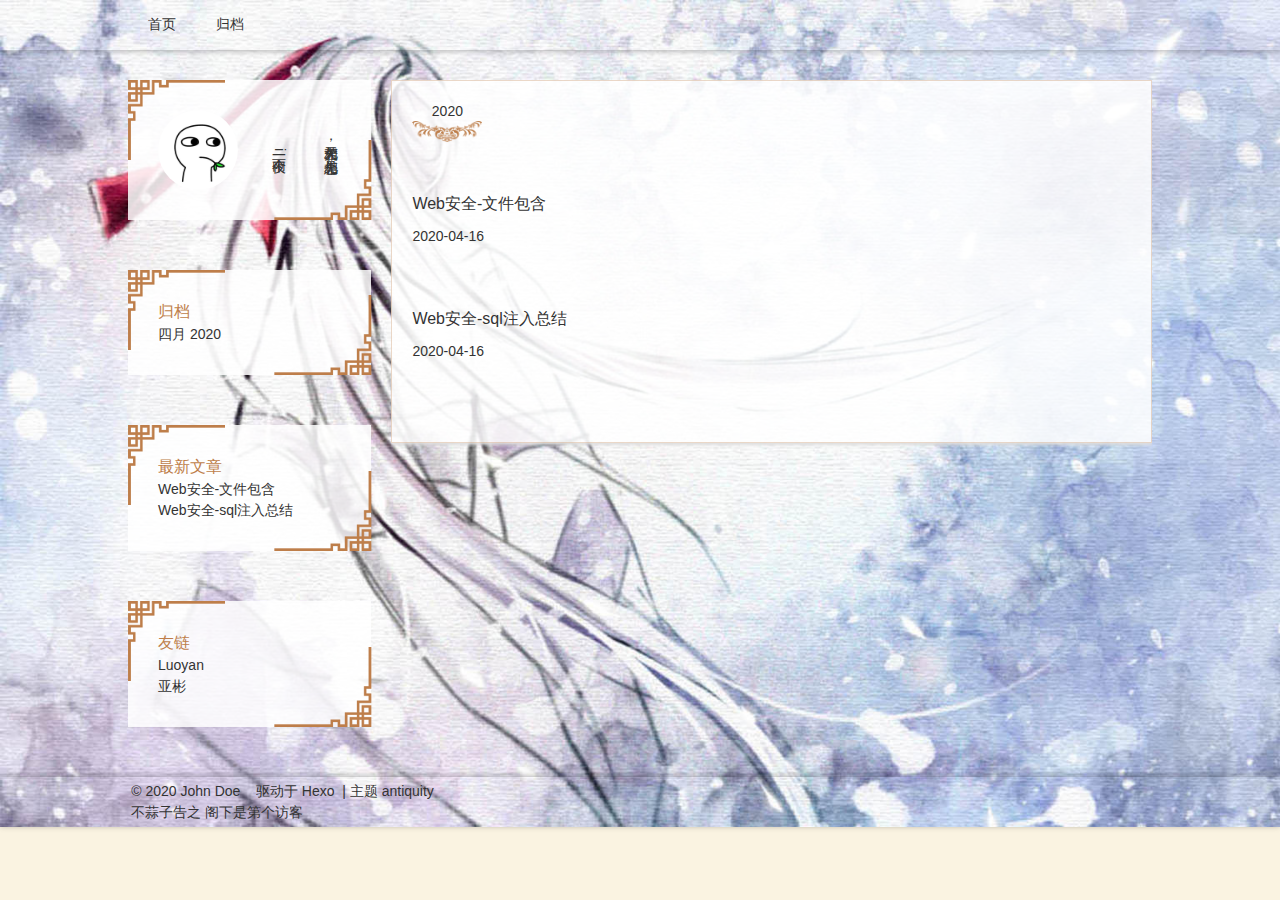
<file: archives/index.html>
<!DOCTYPE html>
<html>
<head>
  <meta charset="utf-8">
  

  
  <title>归档 | 雨夜的博客</title>
  <meta name="viewport" content="width=device-width, initial-scale=1, maximum-scale=1">
  
  
  
  <meta property="og:type" content="website">
<meta property="og:title" content="雨夜的博客">
<meta property="og:url" content="http://yoursite.com/archives/index.html">
<meta property="og:site_name" content="雨夜的博客">
<meta property="og:locale" content="zh_CN">
<meta property="article:author" content="John Doe">
<meta name="twitter:card" content="summary">
  
    <link rel="alternate" href="/atom.xml" title="雨夜的博客" type="application/atom+xml">
  
  
    <link rel="icon" href="/images/default-avatar.jpg">
  
  
    <link href="//fonts.googleapis.com/css?family=Source+Code+Pro" rel="stylesheet" type="text/css">
  
  
<link rel="stylesheet" href="/css/style.css">

  
<link rel="stylesheet" href="/css/highlight.css">

<meta name="generator" content="Hexo 4.2.0"></head>

<body>
  <div id="fullpage" class="mobile-nav-left">
    
      <div id="wrapper" title="欢迎您！">
    
    
      <header id="header">
  <div id="nav-toggle" class="nav-toggle"></div>
  <div class="head-box global-width">
    <nav class="nav-box nav-left">
      
        <a class="nav-item" href="/" title
        
        >首页</a>
      
        <a class="nav-item" href="/archives" title
        
        >归档</a>
      
    </nav>
  </div>
</header>
      <div id="middlecontent" title class="global-width sidebar-left">
        <section id="main">
  
  
    
    
      
      
      <section class="global-container archives-wrap">
        <div class="archive-year-wrap">
          <a href="/archives/2020" class="archive-year">2020</a>
        </div>
        <div class="archives">
    
    <article class="archive-article archive-type-post">
  <div class="archive-article-inner">
    <header class="archive-article-header">
      
  
    <h1 itemprop="name">
      <a class="archive-article-title" href="/2020/04/16/Web%E5%AE%89%E5%85%A8-%E6%96%87%E4%BB%B6%E5%8C%85%E5%90%AB/">Web安全-文件包含</a>
    </h1>
  
      
    </header>
    <div class="article-meta archive-article-meta">
      <a href="/2020/04/16/Web%E5%AE%89%E5%85%A8-%E6%96%87%E4%BB%B6%E5%8C%85%E5%90%AB/" class="article-date">
  <time datetime="2020-04-16T09:29:47.000Z" itemprop="datePublished">2020-04-16</time>
</a>
      
      
    </div>
  </div>
</article>
  
    
    
    <article class="archive-article archive-type-post">
  <div class="archive-article-inner">
    <header class="archive-article-header">
      
  
    <h1 itemprop="name">
      <a class="archive-article-title" href="/2020/04/16/Web%E5%AE%89%E5%85%A8-sql%E6%B3%A8%E5%85%A5%E6%80%BB%E7%BB%93/">Web安全-sql注入总结</a>
    </h1>
  
      
    </header>
    <div class="article-meta archive-article-meta">
      <a href="/2020/04/16/Web%E5%AE%89%E5%85%A8-sql%E6%B3%A8%E5%85%A5%E6%80%BB%E7%BB%93/" class="article-date">
  <time datetime="2020-04-16T00:46:00.000Z" itemprop="datePublished">2020-04-16</time>
</a>
      
      
    </div>
  </div>
</article>
  
  
    </div></section>
  


</section>
        <aside id="sidebar">
  
    <div class="widget-box">
  <div class="avatar-box">
    <img class="avatar" src="/images/default-avatar.jpg" title="一个雨夜"></img>
    <h3 class="avatar-name">
      
        一个雨夜i
      
    </h3>
    <p class="avatar-slogan">
      若无相欠，怎会相见。
    </p>
  </div>
</div>


  
    

  
    

  
    
  
    
  <div class="widget-box">
    <h3 class="widget-title">归档</h3>
    <div class="widget">
      <ul class="archive-list"><li class="archive-list-item"><a class="archive-list-link" href="/archives/2020/04/">四月 2020</a></li></ul>
    </div>
  </div>

  
    
  <div class="widget-box">
    <h3 class="widget-title">最新文章</h3>
    <div class="widget">
      <ul>
        
          <li>
            <a href="/2020/04/16/Web%E5%AE%89%E5%85%A8-%E6%96%87%E4%BB%B6%E5%8C%85%E5%90%AB/">Web安全-文件包含</a>
          </li>
        
          <li>
            <a href="/2020/04/16/Web%E5%AE%89%E5%85%A8-sql%E6%B3%A8%E5%85%A5%E6%80%BB%E7%BB%93/">Web安全-sql注入总结</a>
          </li>
        
      </ul>
    </div>
  </div>

  
      <div class="widget-box">
    <h3 class="widget-title">友链</h3>
    <div class="widget">
      
        <a style="display: block;" href="http://blog.zerone.org.cn/" title target='_blank'
        >Luoyan</a>
      
        <a style="display: block;" href="http://yabin.zerone.org.cn/" title target='_blank'
        >亚彬</a>
      
    </div>
  </div>

  
</aside>
      </div>
      <footer id="footer">
  <div class="foot-box global-width">
    &copy; 2020 John Doe &nbsp;&nbsp;
    驱动于 <a href="http://hexo.io/" target="_blank">Hexo</a>
    &nbsp;|&nbsp;主题 <a href="https://github.com/yiluyanxia/hexo-theme-antiquity" target="_blank" rel="noopener">antiquity</a>
    <br>
    <script async src="//busuanzi.ibruce.info/busuanzi/2.3/busuanzi.pure.mini.js"></script>
    <span id="busuanzi_container_site_pv">不蒜子告之   阁下是第<span id="busuanzi_value_site_pv"></span>个访客</span>
  </div>
</footer>
      <script src="https://code.jquery.com/jquery-2.0.3.min.js"></script>
<script>
if (!window.jQuery) {
var script = document.createElement('script');
script.src = "/js/jquery-2.0.3.min.js";
document.body.write(script);
}
</script>



<script src="/js/script.js"></script>




    </div>
    <nav id="mobile-nav" class="mobile-nav-box">
  <div class="mobile-nav-img mobile-nav-top"></div>
  
    <a href="/" class="mobile-nav-link">首页</a>
  
    <a href="/archives" class="mobile-nav-link">归档</a>
  
  <div class="mobile-nav-img  mobile-nav-bottom"></div>
</nav>    
  </div>
</body>
</html>
</file>
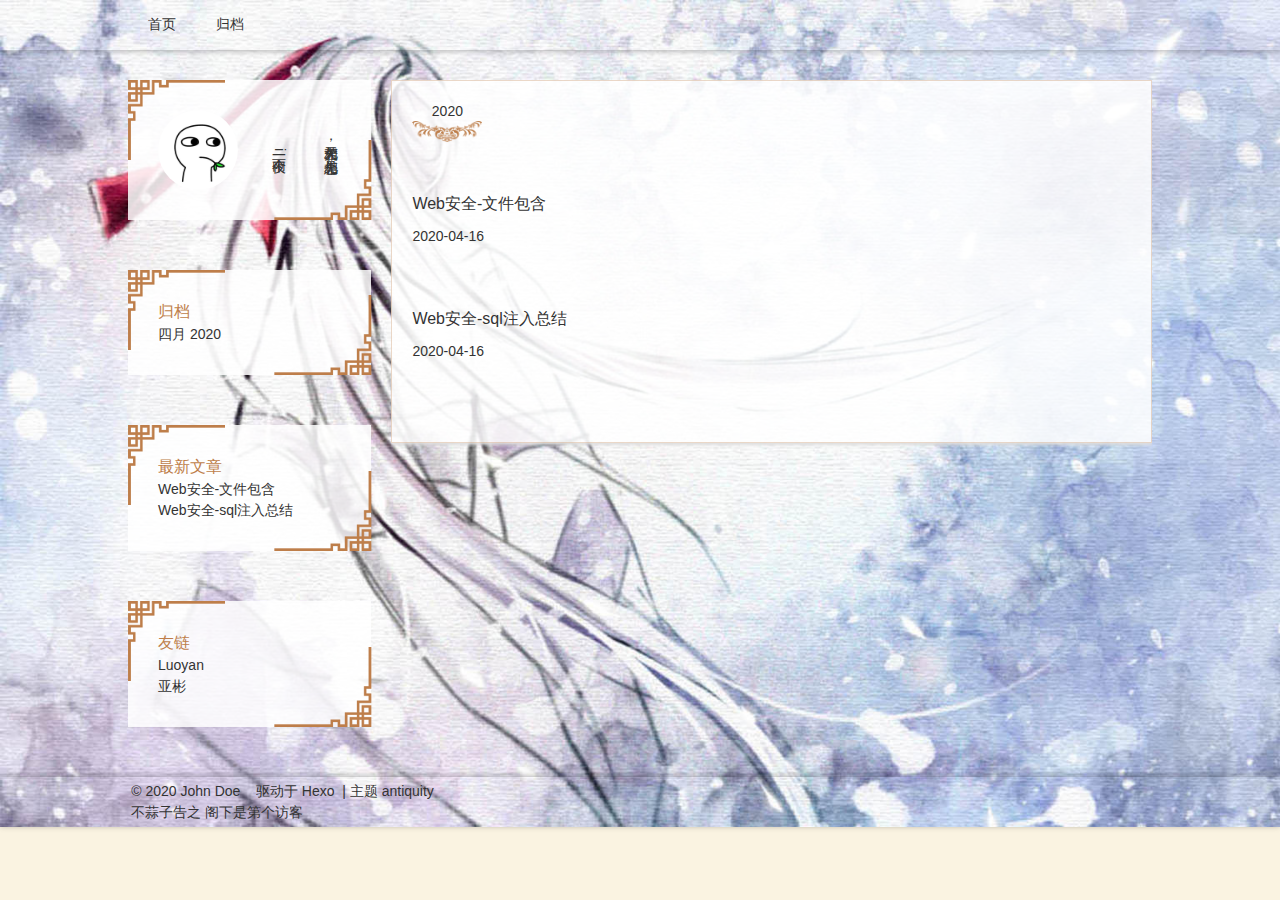
<file: archives/2020/index.html>
<!DOCTYPE html>
<html>
<head>
  <meta charset="utf-8">
  

  
  <title>归档: 2020 | 雨夜的博客</title>
  <meta name="viewport" content="width=device-width, initial-scale=1, maximum-scale=1">
  
  
  
  <meta property="og:type" content="website">
<meta property="og:title" content="雨夜的博客">
<meta property="og:url" content="http://yoursite.com/archives/2020/index.html">
<meta property="og:site_name" content="雨夜的博客">
<meta property="og:locale" content="zh_CN">
<meta property="article:author" content="John Doe">
<meta name="twitter:card" content="summary">
  
    <link rel="alternate" href="/atom.xml" title="雨夜的博客" type="application/atom+xml">
  
  
    <link rel="icon" href="/images/default-avatar.jpg">
  
  
    <link href="//fonts.googleapis.com/css?family=Source+Code+Pro" rel="stylesheet" type="text/css">
  
  
<link rel="stylesheet" href="/css/style.css">

  
<link rel="stylesheet" href="/css/highlight.css">

<meta name="generator" content="Hexo 4.2.0"></head>

<body>
  <div id="fullpage" class="mobile-nav-left">
    
      <div id="wrapper" title="欢迎您！">
    
    
      <header id="header">
  <div id="nav-toggle" class="nav-toggle"></div>
  <div class="head-box global-width">
    <nav class="nav-box nav-left">
      
        <a class="nav-item" href="/" title
        
        >首页</a>
      
        <a class="nav-item" href="/archives" title
        
        >归档</a>
      
    </nav>
  </div>
</header>
      <div id="middlecontent" title class="global-width sidebar-left">
        <section id="main">
  
  
    
    
      
      
      <section class="global-container archives-wrap">
        <div class="archive-year-wrap">
          <a href="/archives/2020" class="archive-year">2020</a>
        </div>
        <div class="archives">
    
    <article class="archive-article archive-type-post">
  <div class="archive-article-inner">
    <header class="archive-article-header">
      
  
    <h1 itemprop="name">
      <a class="archive-article-title" href="/2020/04/16/Web%E5%AE%89%E5%85%A8-%E6%96%87%E4%BB%B6%E5%8C%85%E5%90%AB/">Web安全-文件包含</a>
    </h1>
  
      
    </header>
    <div class="article-meta archive-article-meta">
      <a href="/2020/04/16/Web%E5%AE%89%E5%85%A8-%E6%96%87%E4%BB%B6%E5%8C%85%E5%90%AB/" class="article-date">
  <time datetime="2020-04-16T09:29:47.000Z" itemprop="datePublished">2020-04-16</time>
</a>
      
      
    </div>
  </div>
</article>
  
    
    
    <article class="archive-article archive-type-post">
  <div class="archive-article-inner">
    <header class="archive-article-header">
      
  
    <h1 itemprop="name">
      <a class="archive-article-title" href="/2020/04/16/Web%E5%AE%89%E5%85%A8-sql%E6%B3%A8%E5%85%A5%E6%80%BB%E7%BB%93/">Web安全-sql注入总结</a>
    </h1>
  
      
    </header>
    <div class="article-meta archive-article-meta">
      <a href="/2020/04/16/Web%E5%AE%89%E5%85%A8-sql%E6%B3%A8%E5%85%A5%E6%80%BB%E7%BB%93/" class="article-date">
  <time datetime="2020-04-16T00:46:00.000Z" itemprop="datePublished">2020-04-16</time>
</a>
      
      
    </div>
  </div>
</article>
  
  
    </div></section>
  


</section>
        <aside id="sidebar">
  
    <div class="widget-box">
  <div class="avatar-box">
    <img class="avatar" src="/images/default-avatar.jpg" title="一个雨夜"></img>
    <h3 class="avatar-name">
      
        一个雨夜i
      
    </h3>
    <p class="avatar-slogan">
      若无相欠，怎会相见。
    </p>
  </div>
</div>


  
    

  
    

  
    
  
    
  <div class="widget-box">
    <h3 class="widget-title">归档</h3>
    <div class="widget">
      <ul class="archive-list"><li class="archive-list-item"><a class="archive-list-link" href="/archives/2020/04/">四月 2020</a></li></ul>
    </div>
  </div>

  
    
  <div class="widget-box">
    <h3 class="widget-title">最新文章</h3>
    <div class="widget">
      <ul>
        
          <li>
            <a href="/2020/04/16/Web%E5%AE%89%E5%85%A8-%E6%96%87%E4%BB%B6%E5%8C%85%E5%90%AB/">Web安全-文件包含</a>
          </li>
        
          <li>
            <a href="/2020/04/16/Web%E5%AE%89%E5%85%A8-sql%E6%B3%A8%E5%85%A5%E6%80%BB%E7%BB%93/">Web安全-sql注入总结</a>
          </li>
        
      </ul>
    </div>
  </div>

  
      <div class="widget-box">
    <h3 class="widget-title">友链</h3>
    <div class="widget">
      
        <a style="display: block;" href="http://blog.zerone.org.cn/" title target='_blank'
        >Luoyan</a>
      
        <a style="display: block;" href="http://yabin.zerone.org.cn/" title target='_blank'
        >亚彬</a>
      
    </div>
  </div>

  
</aside>
      </div>
      <footer id="footer">
  <div class="foot-box global-width">
    &copy; 2020 John Doe &nbsp;&nbsp;
    驱动于 <a href="http://hexo.io/" target="_blank">Hexo</a>
    &nbsp;|&nbsp;主题 <a href="https://github.com/yiluyanxia/hexo-theme-antiquity" target="_blank" rel="noopener">antiquity</a>
    <br>
    <script async src="//busuanzi.ibruce.info/busuanzi/2.3/busuanzi.pure.mini.js"></script>
    <span id="busuanzi_container_site_pv">不蒜子告之   阁下是第<span id="busuanzi_value_site_pv"></span>个访客</span>
  </div>
</footer>
      <script src="https://code.jquery.com/jquery-2.0.3.min.js"></script>
<script>
if (!window.jQuery) {
var script = document.createElement('script');
script.src = "/js/jquery-2.0.3.min.js";
document.body.write(script);
}
</script>



<script src="/js/script.js"></script>




    </div>
    <nav id="mobile-nav" class="mobile-nav-box">
  <div class="mobile-nav-img mobile-nav-top"></div>
  
    <a href="/" class="mobile-nav-link">首页</a>
  
    <a href="/archives" class="mobile-nav-link">归档</a>
  
  <div class="mobile-nav-img  mobile-nav-bottom"></div>
</nav>    
  </div>
</body>
</html>
</file>
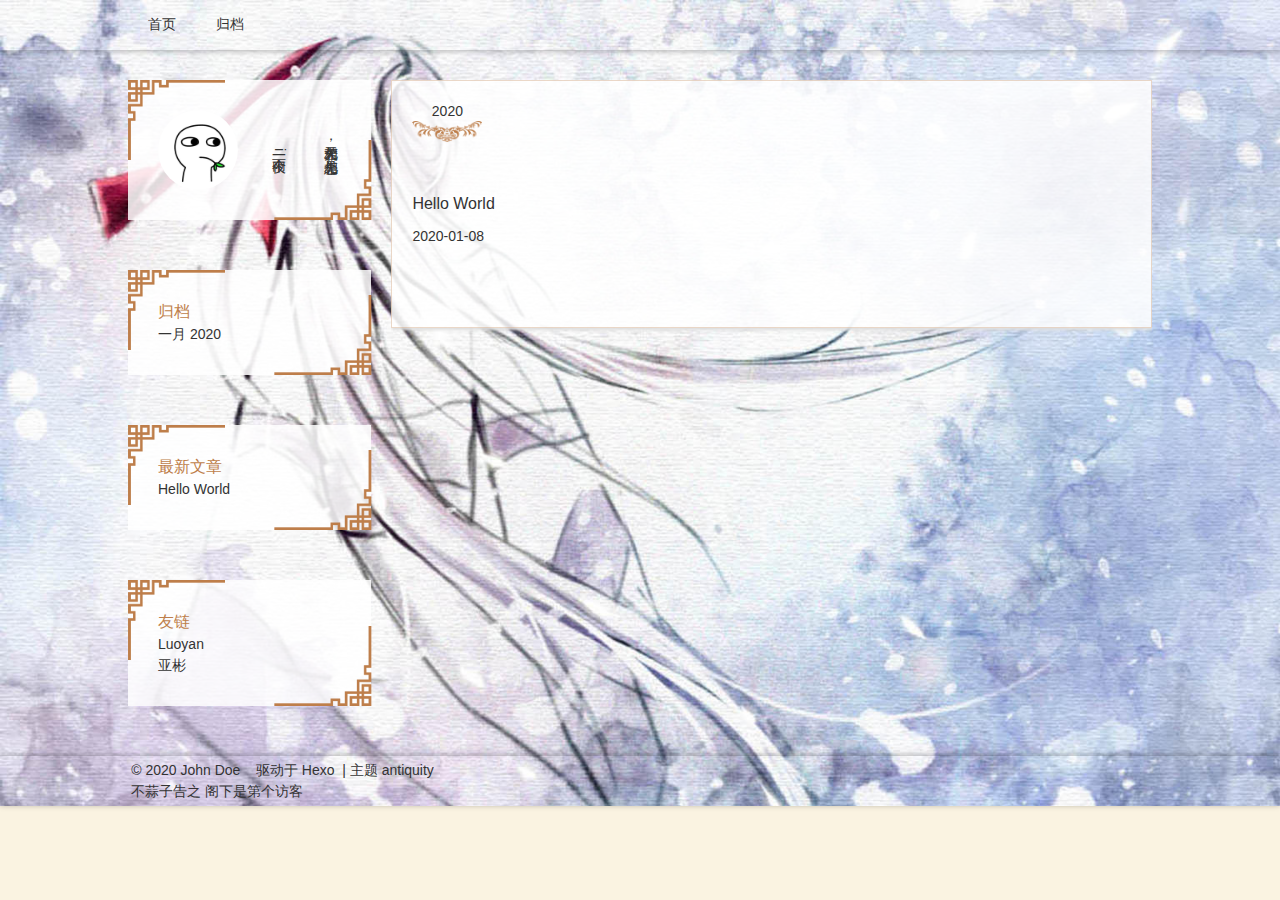
<file: archives/2020/01/index.html>
<!DOCTYPE html>
<html>
<head>
  <meta charset="utf-8">
  

  
  <title>归档: 2020/1 | 雨夜的博客</title>
  <meta name="viewport" content="width=device-width, initial-scale=1, maximum-scale=1">
  
  
  
  <meta property="og:type" content="website">
<meta property="og:title" content="雨夜的博客">
<meta property="og:url" content="http://yoursite.com/archives/2020/01/index.html">
<meta property="og:site_name" content="雨夜的博客">
<meta property="og:locale" content="zh_CN">
<meta property="article:author" content="John Doe">
<meta name="twitter:card" content="summary">
  
    <link rel="alternate" href="/atom.xml" title="雨夜的博客" type="application/atom+xml">
  
  
    <link rel="icon" href="/images/default-avatar.jpg">
  
  
    <link href="//fonts.googleapis.com/css?family=Source+Code+Pro" rel="stylesheet" type="text/css">
  
  
<link rel="stylesheet" href="/css/style.css">

  
<link rel="stylesheet" href="/css/highlight.css">

<meta name="generator" content="Hexo 4.2.0"></head>

<body>
  <div id="fullpage" class="mobile-nav-left">
    
      <div id="wrapper" title="欢迎您！">
    
    
      <header id="header">
  <div id="nav-toggle" class="nav-toggle"></div>
  <div class="head-box global-width">
    <nav class="nav-box nav-left">
      
        <a class="nav-item" href="/" title
        
        >首页</a>
      
        <a class="nav-item" href="/archives" title
        
        >归档</a>
      
    </nav>
  </div>
</header>
      <div id="middlecontent" title class="global-width sidebar-left">
        <section id="main">
  
  
    
    
      
      
      <section class="global-container archives-wrap">
        <div class="archive-year-wrap">
          <a href="/archives/2020" class="archive-year">2020</a>
        </div>
        <div class="archives">
    
    <article class="archive-article archive-type-post">
  <div class="archive-article-inner">
    <header class="archive-article-header">
      
  
    <h1 itemprop="name">
      <a class="archive-article-title" href="/2020/01/08/hello-world/">Hello World</a>
    </h1>
  
      
    </header>
    <div class="article-meta archive-article-meta">
      <a href="/2020/01/08/hello-world/" class="article-date">
  <time datetime="2020-01-08T08:30:33.076Z" itemprop="datePublished">2020-01-08</time>
</a>
      
      
    </div>
  </div>
</article>
  
  
    </div></section>
  


</section>
        <aside id="sidebar">
  
    <div class="widget-box">
  <div class="avatar-box">
    <img class="avatar" src="/images/default-avatar.jpg" title="一个雨夜"></img>
    <h3 class="avatar-name">
      
        一个雨夜i
      
    </h3>
    <p class="avatar-slogan">
      若无相欠，怎会相见。
    </p>
  </div>
</div>


  
    

  
    

  
    
  
    
  <div class="widget-box">
    <h3 class="widget-title">归档</h3>
    <div class="widget">
      <ul class="archive-list"><li class="archive-list-item"><a class="archive-list-link" href="/archives/2020/01/">一月 2020</a></li></ul>
    </div>
  </div>

  
    
  <div class="widget-box">
    <h3 class="widget-title">最新文章</h3>
    <div class="widget">
      <ul>
        
          <li>
            <a href="/2020/01/08/hello-world/">Hello World</a>
          </li>
        
      </ul>
    </div>
  </div>

  
      <div class="widget-box">
    <h3 class="widget-title">友链</h3>
    <div class="widget">
      
        <a style="display: block;" href="http://blog.zerone.org.cn/" title target='_blank'
        >Luoyan</a>
      
        <a style="display: block;" href="http://yabin.zerone.org.cn/" title target='_blank'
        >亚彬</a>
      
    </div>
  </div>

  
</aside>
      </div>
      <footer id="footer">
  <div class="foot-box global-width">
    &copy; 2020 John Doe &nbsp;&nbsp;
    驱动于 <a href="http://hexo.io/" target="_blank">Hexo</a>
    &nbsp;|&nbsp;主题 <a href="https://github.com/yiluyanxia/hexo-theme-antiquity" target="_blank" rel="noopener">antiquity</a>
    <br>
    <script async src="//busuanzi.ibruce.info/busuanzi/2.3/busuanzi.pure.mini.js"></script>
    <span id="busuanzi_container_site_pv">不蒜子告之   阁下是第<span id="busuanzi_value_site_pv"></span>个访客</span>
  </div>
</footer>
      <script src="https://code.jquery.com/jquery-2.0.3.min.js"></script>
<script>
if (!window.jQuery) {
var script = document.createElement('script');
script.src = "/js/jquery-2.0.3.min.js";
document.body.write(script);
}
</script>



<script src="/js/script.js"></script>




    </div>
    <nav id="mobile-nav" class="mobile-nav-box">
  <div class="mobile-nav-img mobile-nav-top"></div>
  
    <a href="/" class="mobile-nav-link">首页</a>
  
    <a href="/archives" class="mobile-nav-link">归档</a>
  
  <div class="mobile-nav-img  mobile-nav-bottom"></div>
</nav>    
  </div>
</body>
</html>
</file>
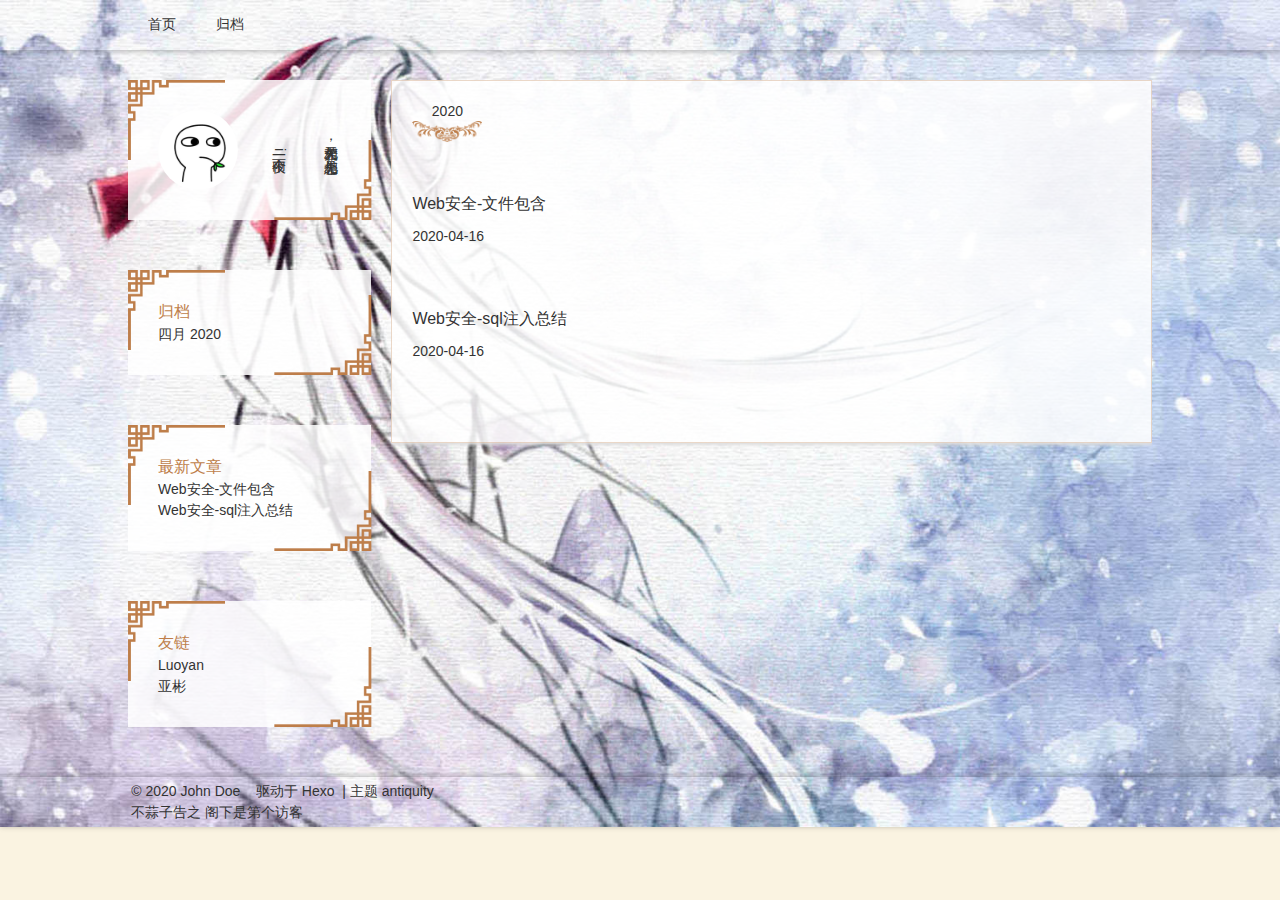
<file: archives/2020/04/index.html>
<!DOCTYPE html>
<html>
<head>
  <meta charset="utf-8">
  

  
  <title>归档: 2020/4 | 雨夜的博客</title>
  <meta name="viewport" content="width=device-width, initial-scale=1, maximum-scale=1">
  
  
  
  <meta property="og:type" content="website">
<meta property="og:title" content="雨夜的博客">
<meta property="og:url" content="http://yoursite.com/archives/2020/04/index.html">
<meta property="og:site_name" content="雨夜的博客">
<meta property="og:locale" content="zh_CN">
<meta property="article:author" content="John Doe">
<meta name="twitter:card" content="summary">
  
    <link rel="alternate" href="/atom.xml" title="雨夜的博客" type="application/atom+xml">
  
  
    <link rel="icon" href="/images/default-avatar.jpg">
  
  
    <link href="//fonts.googleapis.com/css?family=Source+Code+Pro" rel="stylesheet" type="text/css">
  
  
<link rel="stylesheet" href="/css/style.css">

  
<link rel="stylesheet" href="/css/highlight.css">

<meta name="generator" content="Hexo 4.2.0"></head>

<body>
  <div id="fullpage" class="mobile-nav-left">
    
      <div id="wrapper" title="欢迎您！">
    
    
      <header id="header">
  <div id="nav-toggle" class="nav-toggle"></div>
  <div class="head-box global-width">
    <nav class="nav-box nav-left">
      
        <a class="nav-item" href="/" title
        
        >首页</a>
      
        <a class="nav-item" href="/archives" title
        
        >归档</a>
      
    </nav>
  </div>
</header>
      <div id="middlecontent" title class="global-width sidebar-left">
        <section id="main">
  
  
    
    
      
      
      <section class="global-container archives-wrap">
        <div class="archive-year-wrap">
          <a href="/archives/2020" class="archive-year">2020</a>
        </div>
        <div class="archives">
    
    <article class="archive-article archive-type-post">
  <div class="archive-article-inner">
    <header class="archive-article-header">
      
  
    <h1 itemprop="name">
      <a class="archive-article-title" href="/2020/04/16/Web%E5%AE%89%E5%85%A8-%E6%96%87%E4%BB%B6%E5%8C%85%E5%90%AB/">Web安全-文件包含</a>
    </h1>
  
      
    </header>
    <div class="article-meta archive-article-meta">
      <a href="/2020/04/16/Web%E5%AE%89%E5%85%A8-%E6%96%87%E4%BB%B6%E5%8C%85%E5%90%AB/" class="article-date">
  <time datetime="2020-04-16T09:29:47.000Z" itemprop="datePublished">2020-04-16</time>
</a>
      
      
    </div>
  </div>
</article>
  
    
    
    <article class="archive-article archive-type-post">
  <div class="archive-article-inner">
    <header class="archive-article-header">
      
  
    <h1 itemprop="name">
      <a class="archive-article-title" href="/2020/04/16/Web%E5%AE%89%E5%85%A8-sql%E6%B3%A8%E5%85%A5%E6%80%BB%E7%BB%93/">Web安全-sql注入总结</a>
    </h1>
  
      
    </header>
    <div class="article-meta archive-article-meta">
      <a href="/2020/04/16/Web%E5%AE%89%E5%85%A8-sql%E6%B3%A8%E5%85%A5%E6%80%BB%E7%BB%93/" class="article-date">
  <time datetime="2020-04-16T00:46:00.000Z" itemprop="datePublished">2020-04-16</time>
</a>
      
      
    </div>
  </div>
</article>
  
  
    </div></section>
  


</section>
        <aside id="sidebar">
  
    <div class="widget-box">
  <div class="avatar-box">
    <img class="avatar" src="/images/default-avatar.jpg" title="一个雨夜"></img>
    <h3 class="avatar-name">
      
        一个雨夜i
      
    </h3>
    <p class="avatar-slogan">
      若无相欠，怎会相见。
    </p>
  </div>
</div>


  
    

  
    

  
    
  
    
  <div class="widget-box">
    <h3 class="widget-title">归档</h3>
    <div class="widget">
      <ul class="archive-list"><li class="archive-list-item"><a class="archive-list-link" href="/archives/2020/04/">四月 2020</a></li></ul>
    </div>
  </div>

  
    
  <div class="widget-box">
    <h3 class="widget-title">最新文章</h3>
    <div class="widget">
      <ul>
        
          <li>
            <a href="/2020/04/16/Web%E5%AE%89%E5%85%A8-%E6%96%87%E4%BB%B6%E5%8C%85%E5%90%AB/">Web安全-文件包含</a>
          </li>
        
          <li>
            <a href="/2020/04/16/Web%E5%AE%89%E5%85%A8-sql%E6%B3%A8%E5%85%A5%E6%80%BB%E7%BB%93/">Web安全-sql注入总结</a>
          </li>
        
      </ul>
    </div>
  </div>

  
      <div class="widget-box">
    <h3 class="widget-title">友链</h3>
    <div class="widget">
      
        <a style="display: block;" href="http://blog.zerone.org.cn/" title target='_blank'
        >Luoyan</a>
      
        <a style="display: block;" href="http://yabin.zerone.org.cn/" title target='_blank'
        >亚彬</a>
      
    </div>
  </div>

  
</aside>
      </div>
      <footer id="footer">
  <div class="foot-box global-width">
    &copy; 2020 John Doe &nbsp;&nbsp;
    驱动于 <a href="http://hexo.io/" target="_blank">Hexo</a>
    &nbsp;|&nbsp;主题 <a href="https://github.com/yiluyanxia/hexo-theme-antiquity" target="_blank" rel="noopener">antiquity</a>
    <br>
    <script async src="//busuanzi.ibruce.info/busuanzi/2.3/busuanzi.pure.mini.js"></script>
    <span id="busuanzi_container_site_pv">不蒜子告之   阁下是第<span id="busuanzi_value_site_pv"></span>个访客</span>
  </div>
</footer>
      <script src="https://code.jquery.com/jquery-2.0.3.min.js"></script>
<script>
if (!window.jQuery) {
var script = document.createElement('script');
script.src = "/js/jquery-2.0.3.min.js";
document.body.write(script);
}
</script>



<script src="/js/script.js"></script>




    </div>
    <nav id="mobile-nav" class="mobile-nav-box">
  <div class="mobile-nav-img mobile-nav-top"></div>
  
    <a href="/" class="mobile-nav-link">首页</a>
  
    <a href="/archives" class="mobile-nav-link">归档</a>
  
  <div class="mobile-nav-img  mobile-nav-bottom"></div>
</nav>    
  </div>
</body>
</html>
</file>
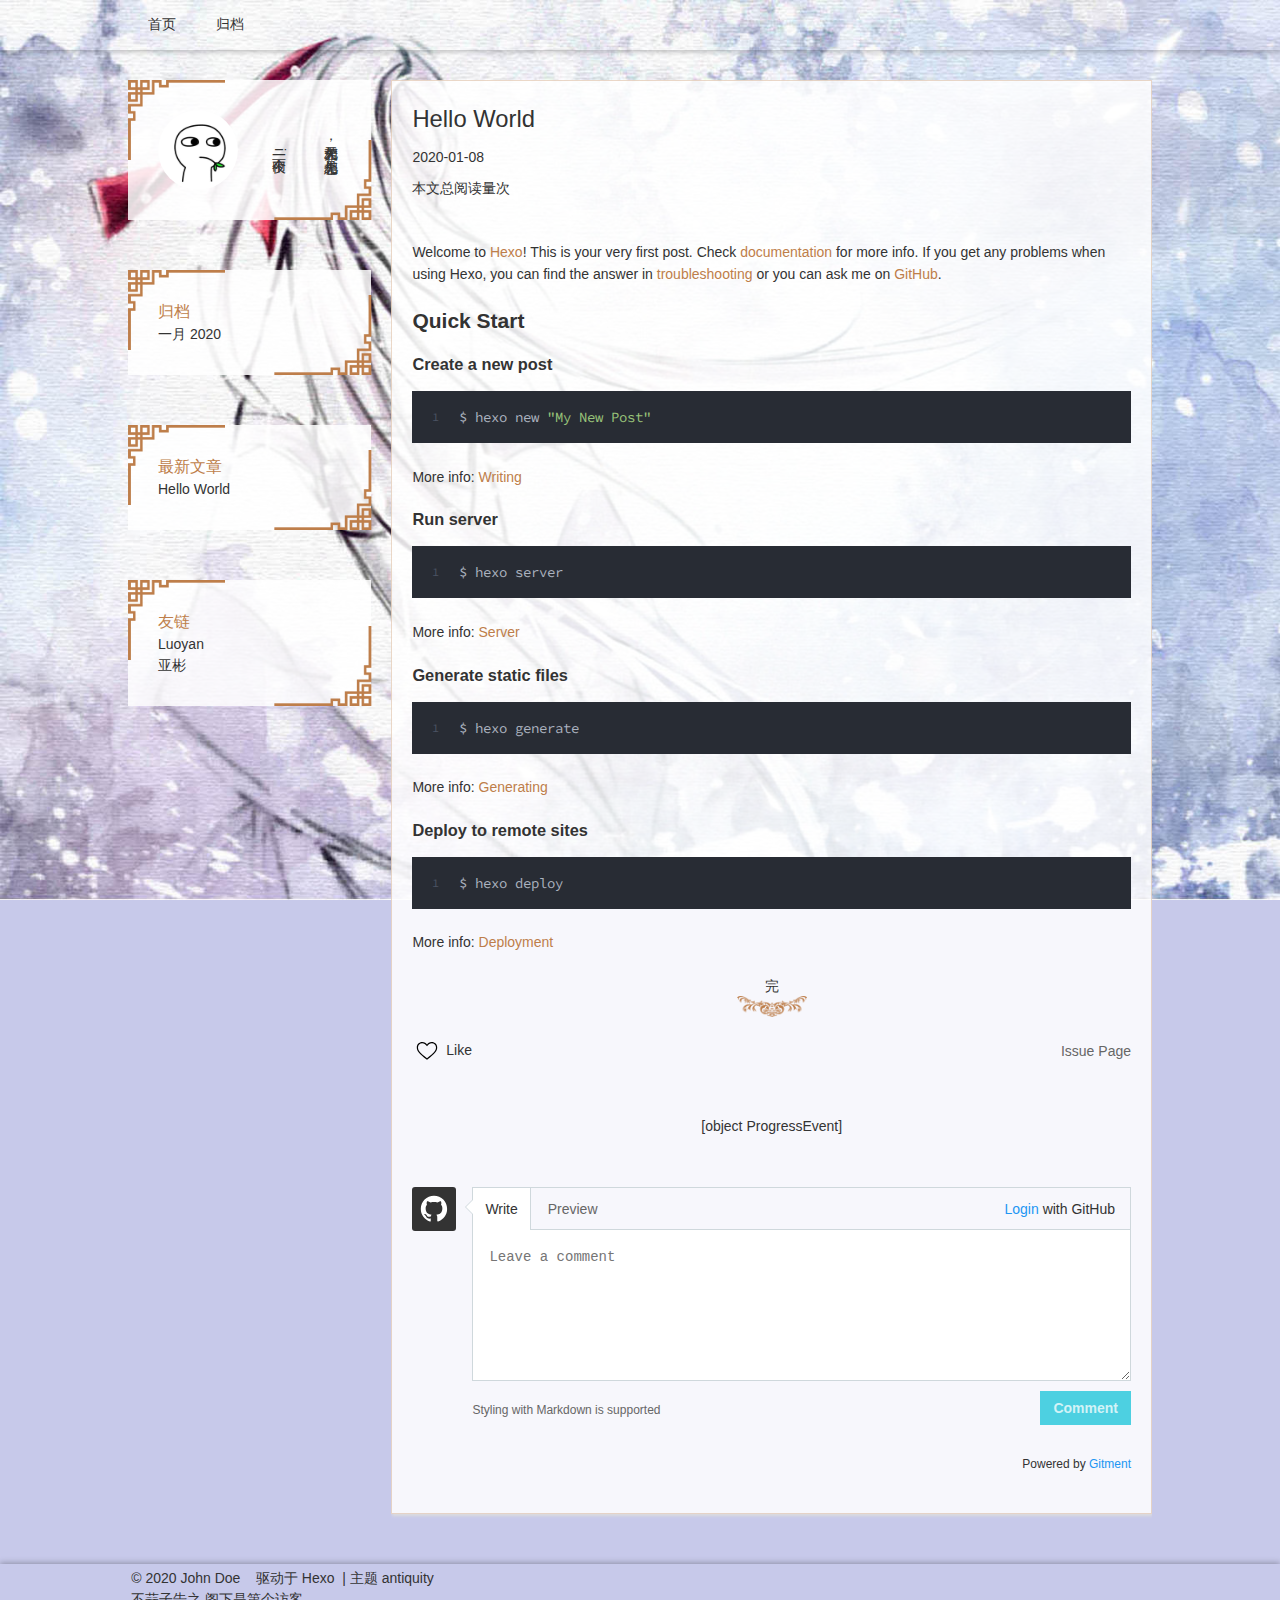
<file: 2020/01/08/hello-world/index.html>
<!DOCTYPE html>
<html>
<head>
  <meta charset="utf-8">
  

  
  <title>Hello World | 雨夜的博客</title>
  <meta name="viewport" content="width=device-width, initial-scale=1, maximum-scale=1">
  
  
  
  <meta name="description" content="Welcome to Hexo! This is your very first post. Check documentation for more info. If you get any problems when using Hexo, you can find the answer in troubleshooting or you can ask me on GitHub. Quick">
<meta property="og:type" content="article">
<meta property="og:title" content="Hello World">
<meta property="og:url" content="http://yoursite.com/2020/01/08/hello-world/index.html">
<meta property="og:site_name" content="雨夜的博客">
<meta property="og:description" content="Welcome to Hexo! This is your very first post. Check documentation for more info. If you get any problems when using Hexo, you can find the answer in troubleshooting or you can ask me on GitHub. Quick">
<meta property="og:locale" content="zh_CN">
<meta property="article:published_time" content="2020-01-08T08:30:33.076Z">
<meta property="article:modified_time" content="2020-01-08T08:30:33.077Z">
<meta property="article:author" content="John Doe">
<meta name="twitter:card" content="summary">
  
    <link rel="alternate" href="/atom.xml" title="雨夜的博客" type="application/atom+xml">
  
  
    <link rel="icon" href="/images/default-avatar.jpg">
  
  
    <link href="//fonts.googleapis.com/css?family=Source+Code+Pro" rel="stylesheet" type="text/css">
  
  
<link rel="stylesheet" href="/css/style.css">

  
<link rel="stylesheet" href="/css/highlight.css">

<meta name="generator" content="Hexo 4.2.0"></head>

<body>
  <div id="fullpage" class="mobile-nav-left">
    
      <div id="wrapper" title="欢迎您！">
    
    
      <header id="header">
  <div id="nav-toggle" class="nav-toggle"></div>
  <div class="head-box global-width">
    <nav class="nav-box nav-left">
      
        <a class="nav-item" href="/" title
        
        >首页</a>
      
        <a class="nav-item" href="/archives" title
        
        >归档</a>
      
    </nav>
  </div>
</header>
      <div id="middlecontent" title class="global-width sidebar-left">
        <section id="main"><article id="post-hello-world" class="article global-container article-type-post" itemscope itemprop="blogPost">
  
    <header class="article-header">
      
  
    <h1 class="article-title" itemprop="name">
      Hello World
    </h1>
  

    </header>
  
  <div class="article-meta">
    <a href="/2020/01/08/hello-world/" class="article-date">
  <time datetime="2020-01-08T08:30:33.076Z" itemprop="datePublished">2020-01-08</time>
</a>
    
    
  </div>
  
    <span id="busuanzi_container_page_pv">
      本文总阅读量<span id="busuanzi_value_page_pv"></span>次
    </span>
  

  <div class="article-inner">
    
    <div class="article-content article-content-cloud" itemprop="articleBody">
      
        <p>Welcome to <a href="https://hexo.io/" target="_blank" rel="noopener">Hexo</a>! This is your very first post. Check <a href="https://hexo.io/docs/" target="_blank" rel="noopener">documentation</a> for more info. If you get any problems when using Hexo, you can find the answer in <a href="https://hexo.io/docs/troubleshooting.html" target="_blank" rel="noopener">troubleshooting</a> or you can ask me on <a href="https://github.com/hexojs/hexo/issues" target="_blank" rel="noopener">GitHub</a>.</p>
<h2 id="Quick-Start"><a href="#Quick-Start" class="headerlink" title="Quick Start"></a>Quick Start</h2><h3 id="Create-a-new-post"><a href="#Create-a-new-post" class="headerlink" title="Create a new post"></a>Create a new post</h3><figure class="highlight bash"><table><tr><td class="gutter"><pre><span class="line">1</span><br></pre></td><td class="code"><pre><span class="line">$ hexo new <span class="string">"My New Post"</span></span><br></pre></td></tr></table></figure>

<p>More info: <a href="https://hexo.io/docs/writing.html" target="_blank" rel="noopener">Writing</a></p>
<h3 id="Run-server"><a href="#Run-server" class="headerlink" title="Run server"></a>Run server</h3><figure class="highlight bash"><table><tr><td class="gutter"><pre><span class="line">1</span><br></pre></td><td class="code"><pre><span class="line">$ hexo server</span><br></pre></td></tr></table></figure>

<p>More info: <a href="https://hexo.io/docs/server.html" target="_blank" rel="noopener">Server</a></p>
<h3 id="Generate-static-files"><a href="#Generate-static-files" class="headerlink" title="Generate static files"></a>Generate static files</h3><figure class="highlight bash"><table><tr><td class="gutter"><pre><span class="line">1</span><br></pre></td><td class="code"><pre><span class="line">$ hexo generate</span><br></pre></td></tr></table></figure>

<p>More info: <a href="https://hexo.io/docs/generating.html" target="_blank" rel="noopener">Generating</a></p>
<h3 id="Deploy-to-remote-sites"><a href="#Deploy-to-remote-sites" class="headerlink" title="Deploy to remote sites"></a>Deploy to remote sites</h3><figure class="highlight bash"><table><tr><td class="gutter"><pre><span class="line">1</span><br></pre></td><td class="code"><pre><span class="line">$ hexo deploy</span><br></pre></td></tr></table></figure>

<p>More info: <a href="https://hexo.io/docs/one-command-deployment.html" target="_blank" rel="noopener">Deployment</a></p>

      
    </div>
    
      <footer class="article-footer">
        完
      </footer>
    
  </div>
  
    
    <link rel="stylesheet" href="/css/gitment.css"> 
<script src="/js/gitment.js"></script>

<div id="gitmentContainer"></div>

<script>
var gitment = new Gitment({
  owner: '',
  repo: '',
  oauth: {
    client_id: '',
    client_secret: '',
  },
})
gitment.render('gitmentContainer')
</script>

  
  
</article>
</section>
        <aside id="sidebar">
  
    <div class="widget-box">
  <div class="avatar-box">
    <img class="avatar" src="/images/default-avatar.jpg" title="一个雨夜"></img>
    <h3 class="avatar-name">
      
        一个雨夜i
      
    </h3>
    <p class="avatar-slogan">
      若无相欠，怎会相见。
    </p>
  </div>
</div>


  
    

  
    

  
    
  
    
  <div class="widget-box">
    <h3 class="widget-title">归档</h3>
    <div class="widget">
      <ul class="archive-list"><li class="archive-list-item"><a class="archive-list-link" href="/archives/2020/01/">一月 2020</a></li></ul>
    </div>
  </div>

  
    
  <div class="widget-box">
    <h3 class="widget-title">最新文章</h3>
    <div class="widget">
      <ul>
        
          <li>
            <a href="/2020/01/08/hello-world/">Hello World</a>
          </li>
        
      </ul>
    </div>
  </div>

  
      <div class="widget-box">
    <h3 class="widget-title">友链</h3>
    <div class="widget">
      
        <a style="display: block;" href="http://blog.zerone.org.cn/" title target='_blank'
        >Luoyan</a>
      
        <a style="display: block;" href="http://yabin.zerone.org.cn/" title target='_blank'
        >亚彬</a>
      
    </div>
  </div>

  
</aside>
      </div>
      <footer id="footer">
  <div class="foot-box global-width">
    &copy; 2020 John Doe &nbsp;&nbsp;
    驱动于 <a href="http://hexo.io/" target="_blank">Hexo</a>
    &nbsp;|&nbsp;主题 <a href="https://github.com/yiluyanxia/hexo-theme-antiquity" target="_blank" rel="noopener">antiquity</a>
    <br>
    <script async src="//busuanzi.ibruce.info/busuanzi/2.3/busuanzi.pure.mini.js"></script>
    <span id="busuanzi_container_site_pv">不蒜子告之   阁下是第<span id="busuanzi_value_site_pv"></span>个访客</span>
  </div>
</footer>
      <script src="https://code.jquery.com/jquery-2.0.3.min.js"></script>
<script>
if (!window.jQuery) {
var script = document.createElement('script');
script.src = "/js/jquery-2.0.3.min.js";
document.body.write(script);
}
</script>



<script src="/js/script.js"></script>




    </div>
    <nav id="mobile-nav" class="mobile-nav-box">
  <div class="mobile-nav-img mobile-nav-top"></div>
  
    <a href="/" class="mobile-nav-link">首页</a>
  
    <a href="/archives" class="mobile-nav-link">归档</a>
  
  <div class="mobile-nav-img  mobile-nav-bottom"></div>
</nav>    
  </div>
</body>
</html>
</file>
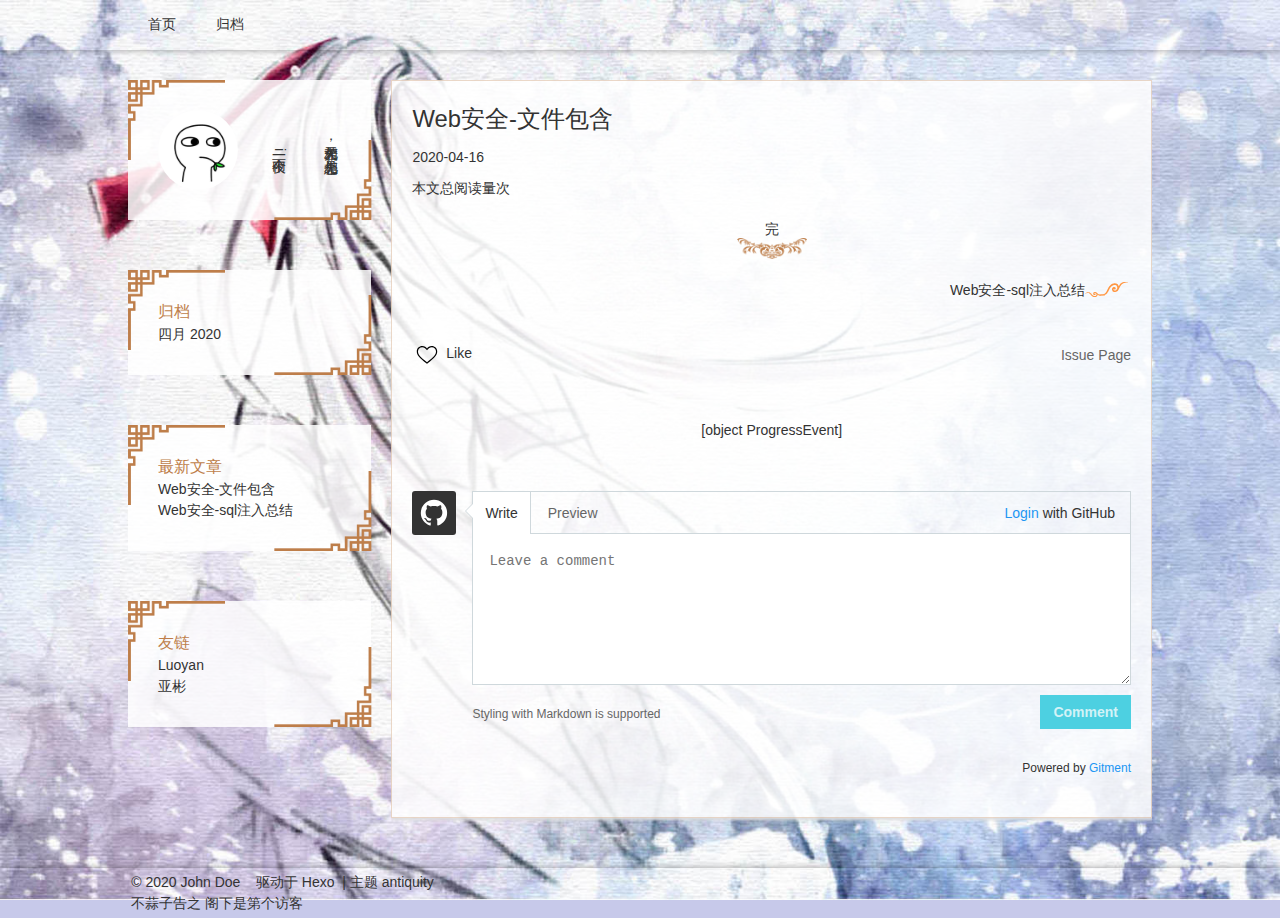
<file: 2020/04/16/Web安全-文件包含/index.html>
<!DOCTYPE html>
<html>
<head>
  <meta charset="utf-8">
  

  
  <title>Web安全-文件包含 | 雨夜的博客</title>
  <meta name="viewport" content="width=device-width, initial-scale=1, maximum-scale=1">
  
  
  
  <meta property="og:type" content="article">
<meta property="og:title" content="Web安全-文件包含">
<meta property="og:url" content="http://yoursite.com/2020/04/16/Web%E5%AE%89%E5%85%A8-%E6%96%87%E4%BB%B6%E5%8C%85%E5%90%AB/index.html">
<meta property="og:site_name" content="雨夜的博客">
<meta property="og:locale" content="zh_CN">
<meta property="article:published_time" content="2020-04-16T09:29:47.000Z">
<meta property="article:modified_time" content="2020-04-16T09:29:47.101Z">
<meta property="article:author" content="John Doe">
<meta name="twitter:card" content="summary">
  
    <link rel="alternate" href="/atom.xml" title="雨夜的博客" type="application/atom+xml">
  
  
    <link rel="icon" href="/images/default-avatar.jpg">
  
  
    <link href="//fonts.googleapis.com/css?family=Source+Code+Pro" rel="stylesheet" type="text/css">
  
  
<link rel="stylesheet" href="/css/style.css">

  
<link rel="stylesheet" href="/css/highlight.css">

<meta name="generator" content="Hexo 4.2.0"></head>

<body>
  <div id="fullpage" class="mobile-nav-left">
    
      <div id="wrapper" title="欢迎您！">
    
    
      <header id="header">
  <div id="nav-toggle" class="nav-toggle"></div>
  <div class="head-box global-width">
    <nav class="nav-box nav-left">
      
        <a class="nav-item" href="/" title
        
        >首页</a>
      
        <a class="nav-item" href="/archives" title
        
        >归档</a>
      
    </nav>
  </div>
</header>
      <div id="middlecontent" title class="global-width sidebar-left">
        <section id="main"><article id="post-Web安全-文件包含" class="article global-container article-type-post" itemscope itemprop="blogPost">
  
    <header class="article-header">
      
  
    <h1 class="article-title" itemprop="name">
      Web安全-文件包含
    </h1>
  

    </header>
  
  <div class="article-meta">
    <a href="/2020/04/16/Web%E5%AE%89%E5%85%A8-%E6%96%87%E4%BB%B6%E5%8C%85%E5%90%AB/" class="article-date">
  <time datetime="2020-04-16T09:29:47.000Z" itemprop="datePublished">2020-04-16</time>
</a>
    
    
  </div>
  
    <span id="busuanzi_container_page_pv">
      本文总阅读量<span id="busuanzi_value_page_pv"></span>次
    </span>
  

  <div class="article-inner">
    
    <div class="article-content article-content-cloud" itemprop="articleBody">
      
        
      
    </div>
    
      <footer class="article-footer">
        完
      </footer>
    
  </div>
  
    
<nav id="article-nav">
  <div class="article-nav-block">
    
  </div>
  <div class="article-nav-block">
    
      <a href="/2020/04/16/Web%E5%AE%89%E5%85%A8-sql%E6%B3%A8%E5%85%A5%E6%80%BB%E7%BB%93/" id="article-nav-older" class="article-nav-link-wrap">
        <div class="article-nav-title">Web安全-sql注入总结</div>
        <strong class="article-nav-caption"></strong>
      </a>
    
  </div>
</nav>

    <link rel="stylesheet" href="/css/gitment.css"> 
<script src="/js/gitment.js"></script>

<div id="gitmentContainer"></div>

<script>
var gitment = new Gitment({
  owner: '',
  repo: '',
  oauth: {
    client_id: '',
    client_secret: '',
  },
})
gitment.render('gitmentContainer')
</script>

  
  
</article>
</section>
        <aside id="sidebar">
  
    <div class="widget-box">
  <div class="avatar-box">
    <img class="avatar" src="/images/default-avatar.jpg" title="一个雨夜"></img>
    <h3 class="avatar-name">
      
        一个雨夜i
      
    </h3>
    <p class="avatar-slogan">
      若无相欠，怎会相见。
    </p>
  </div>
</div>


  
    

  
    

  
    
  
    
  <div class="widget-box">
    <h3 class="widget-title">归档</h3>
    <div class="widget">
      <ul class="archive-list"><li class="archive-list-item"><a class="archive-list-link" href="/archives/2020/04/">四月 2020</a></li></ul>
    </div>
  </div>

  
    
  <div class="widget-box">
    <h3 class="widget-title">最新文章</h3>
    <div class="widget">
      <ul>
        
          <li>
            <a href="/2020/04/16/Web%E5%AE%89%E5%85%A8-%E6%96%87%E4%BB%B6%E5%8C%85%E5%90%AB/">Web安全-文件包含</a>
          </li>
        
          <li>
            <a href="/2020/04/16/Web%E5%AE%89%E5%85%A8-sql%E6%B3%A8%E5%85%A5%E6%80%BB%E7%BB%93/">Web安全-sql注入总结</a>
          </li>
        
      </ul>
    </div>
  </div>

  
      <div class="widget-box">
    <h3 class="widget-title">友链</h3>
    <div class="widget">
      
        <a style="display: block;" href="http://blog.zerone.org.cn/" title target='_blank'
        >Luoyan</a>
      
        <a style="display: block;" href="http://yabin.zerone.org.cn/" title target='_blank'
        >亚彬</a>
      
    </div>
  </div>

  
</aside>
      </div>
      <footer id="footer">
  <div class="foot-box global-width">
    &copy; 2020 John Doe &nbsp;&nbsp;
    驱动于 <a href="http://hexo.io/" target="_blank">Hexo</a>
    &nbsp;|&nbsp;主题 <a href="https://github.com/yiluyanxia/hexo-theme-antiquity" target="_blank" rel="noopener">antiquity</a>
    <br>
    <script async src="//busuanzi.ibruce.info/busuanzi/2.3/busuanzi.pure.mini.js"></script>
    <span id="busuanzi_container_site_pv">不蒜子告之   阁下是第<span id="busuanzi_value_site_pv"></span>个访客</span>
  </div>
</footer>
      <script src="https://code.jquery.com/jquery-2.0.3.min.js"></script>
<script>
if (!window.jQuery) {
var script = document.createElement('script');
script.src = "/js/jquery-2.0.3.min.js";
document.body.write(script);
}
</script>



<script src="/js/script.js"></script>




    </div>
    <nav id="mobile-nav" class="mobile-nav-box">
  <div class="mobile-nav-img mobile-nav-top"></div>
  
    <a href="/" class="mobile-nav-link">首页</a>
  
    <a href="/archives" class="mobile-nav-link">归档</a>
  
  <div class="mobile-nav-img  mobile-nav-bottom"></div>
</nav>    
  </div>
</body>
</html>
</file>
<file: css/style.css>
body {
  width: 100%;
}
body:before,
body:after {
  content: "";
  display: table;
}
body:after {
  clear: both;
}
html,
body,
div,
span,
applet,
object,
iframe,
h1,
h2,
h3,
h4,
h5,
h6,
p,
blockquote,
pre,
a,
abbr,
acronym,
address,
big,
cite,
code,
del,
dfn,
em,
img,
ins,
kbd,
q,
s,
samp,
small,
strike,
strong,
sub,
sup,
tt,
var,
dl,
dt,
dd,
ol,
ul,
li,
fieldset,
form,
label,
legend,
table,
caption,
tbody,
tfoot,
thead,
tr,
th,
td,
figure {
  margin: 0;
  padding: 0;
  border: 0;
  outline: 0;
  font-weight: inherit;
  font-style: inherit;
  font-family: inherit;
  font-size: 100%;
  vertical-align: baseline;
}
* {
  outline: none;
  box-sizing: border-box;
}
menu,
ul,
ol {
  list-style: none;
  margin: 0;
  padding: 0;
}
table {
  border-collapse: separate;
  border-spacing: 0;
  vertical-align: middle;
}
caption,
th,
td {
  text-align: left;
  font-weight: normal;
  vertical-align: middle;
  padding: 0;
}

a img {
  border: none;
}
input,
button {
  margin: 0;
  padding: 0;
}
input::-moz-focus-inner,
button::-moz-focus-inner {
  border: 0;
  padding: 0;
}

body{
  line-height: 1.5;
  color: #333;
  background: #FAF3E1;
  font-size: 14px;
  font-family: Arial, Roboto, "Droid Sans", "Hiragino Sans GB", "Microsoft YaHei", "Simsun", STXihei, "sans-serif";
}

iframe {
  vertical-align: top;
}

a {
  text-decoration: none;
  color: #333;
}

a:focus,
a:hover,
a:hover {
  text-decoration: none;
  color: #de1c31
}

img {
  vertical-align: top;
}

a img {
  border: 0 none;
}

.clearfix:after {
  content: "";
  clear: both;
  height: 0;
  display: table;
  visibility: hidden;
  font-size: 0;
}

.clearfix {
  height: 1%;
}

.img-adaption {
  display: block;
  position: absolute;
  top: 0;
  right: 0;
  bottom: 0;
  left: 0;
  margin: auto;
  max-height: 100%;
  max-width: 100%;
}
html, body, #fullpage{
  height: 100%;
}
#fullpage {
  position: relative;
  /* display: none; */
}
#wrapper {
  background-image: url('../images/bg.jpg');
  background-color: #C7C9EA;
  background-repeat: no-repeat;
  background-attachment: fixed;
  background-size: cover;
  position: absolute;
  right: 0;
  width: 100%;
  transition: 0.2s ease-out;
  z-index: 1;
}
.mobile-nav-on {
  overflow: hidden;
}
.mobile-nav-on #wrapper {
  right: 280px;
}
.mobile-nav-left #wrapper {
  left: 0;
  right: initial;
}
.mobile-nav-left.mobile-nav-on #wrapper{
  left: 280px;
}
.mobile-nav-left .mobile-nav-box{
  right: initial;
  left: 0;
}
.mobile-nav-left .nav-toggle {
  left: 20px;
  right: initial;
}
.global-width {
  width: 80%;
  margin: 0 auto;
}
#header {
  position: relative;
  height: 50px;
  box-shadow: 0 1px 6px rgba(0, 0, 0, .3)
}

.head-box {
}
.nav-box {
  display: flex;
  justify-content: flex-end;
}
.nav-box.nav-left {
  justify-content: flex-start;
}
.nav-box a {
  padding: 14px 20px;
  display: block;
}
.mobile-nav-box{
  position: absolute;
  top: 0;
  right: 0;
  bottom: 0;
  width: 280px;
  background-color: #e3bd8d;
  background-image: url('../images/icons/css_texture.png');
  /* background: linear-gradient(rgba(222, 28, 49), rgba(222, 28, 49,.1)); */
  border-right: 1px solid #fff;
  display: none;
}

.mobile-nav-link {
  display: block;
  text-align: center;
  margin: 10px;
}
.mobile-nav-img {
  width: 100%;
  height: 60px;
  background-image: url('../images/icons/css_patterns.png');
  background-size: auto 50px;
  background-repeat: no-repeat;
  background-position: bottom center;
}
.mobile-nav-bottom {
  transform: scaleY(-1)
}
#middlecontent {
  display: flex;
  padding-top: 30px;
  z-index: 2;
  position: relative;
  justify-content: space-between;
}
#main {
  width: 75%;
  overflow: hidden;
  margin-right: 20px;
}
#sidebar {
  width: 24%;
  min-width: 220px;
}
#middlecontent.sidebar-left #main{
  order: 1;
  margin-right: 0;
  margin-left: 20px;
}
#middlecontent.sidebar-false #main{
  width: 100%;
  margin-right: 0;
}
#middlecontent.sidebar-false #sidebar{
  display: none;
}
.widget-box {
  margin-bottom: 50px;
  position: relative;
  padding: 30px;
  background: rgba(255, 255, 255, .85)  
}
.widget-box::before, .widget-box::after {
  content: "";
  display: block;
  width: 40%;
  height: 80px;
  background: url('../images/icons/css_window_frame.png');
  background-size: cover;
  position: absolute;
  z-index: 1;
}
.widget-box::before{
  left: 0;
  top: 0;
}
.widget-box::after{
  transform:rotate(180deg);
  right: 0;
  bottom: 0;
}
.widget-title {
  font-size: 16px;
  color: #be7e4a;
  /* color: rgb(21, 139, 184) */
}
.widget {
  z-index: 2;
  position: relative;
}
.avatar-box {
  display: flex;
  justify-content: space-between;
  align-items: center;
}
.avatar {
  width: 80px;
  height: 80px;
  border-radius: 100%;
}
.avatar-name {
  writing-mode: vertical-lr
}
.avatar-slogan {
  writing-mode: vertical-lr;
  max-height: 200px;
}
.global-container {
  box-shadow: 1px 2px 3px #ddd;
  border: 1px solid rgba(190, 126, 74, .3);
  padding: 20px;
  background: rgba(255, 255, 255, .85)
}
.article {
  margin-bottom: 50px;
}
.article-title {
  font-size: 1.7em;
}
.article-meta {
  display: flex;
  padding: 10px 0;
}
.article-date {
  margin-right: 10px;
}
.article-category {
  
}
.article-category .article-category-link {
  margin-right: 10px;
}
.article-tag-list {
  display: flex;
}
.article-tag-list-item {
  padding: 0 14px;
  background: url('../images/icons/css_tag.png');
  background-size: auto 14px;
  background-repeat: no-repeat;
  background-position: left center;
}
.article-inner {
  padding-top: 20px;
}
.article-content h1, .article-content h2, .article-content h3, .article-content h4,.article-content h5,.article-content h6{
  line-height: 1.1em;
  margin: 1.1em 0;
}
.article-content h1{
  font-size: 1.7em;
  line-height: 1.5;
}
.article-content h2{
  font-size: 1.5em;
}
.article-content h3{
  font-size: 1.17em;
}
.article-content h4{
  font-size: 1em;
}
.article-content h5{
  font-size: 0.83em;
}
.article-content p {
  line-height: 1.6em;
  margin: 1.6em 0;
}
.article-content a {
  color: #be7e4a;
}
.article-content ol{
  list-style: decimal outside;
  padding-left: 2em;
}

.article-content img {
  max-width: 100%;
  display: block;
  margin: auto;
}
.article-gallery-img  {
  display: none;
  max-width: 100%;
}
.article-gallery-img img {
  display: block;
  max-width: 100%;
  margin: 0 auto;
}
.article-content .pullquote {
  text-align: left;
  width: 45%;
  margin: 0;
}
.article-content .pullquote.left {
  margin-left: 0.5em;
  margin-right: 1em;
  float: left
}
.article-content .pullquote.right {
  margin-right: 0.5em;
  margin-left: 1em;
  float: right
}
.article-content hr,
.widget hr {
  border: 1px dashed #ddd;
}
.article-content strong,
.widget strong {
  font-weight: bold;
}
.article-content em,
.widget em,
.article-content cite,
.widget cite {
  font-style: italic;
}
.article-content sup,
.widget sup,
.article-content sub,
.widget sub {
  font-size: 0.75em;
  line-height: 0;
  position: relative;
  vertical-align: baseline;
}
.article-content sup,
.widget sup {
  top: -0.5em;
}
.article-content sub,
.widget sub {
  bottom: -0.2em;
}
.article-content small,
.widget small {
  font-size: 0.85em;
}
.article-content acronym,
.widget acronym,
.article-content abbr,
.widget abbr {
  border-bottom: 1px dotted;
}
.article-content ul,
.article-content ol,
.article-content dl{
  line-height: 1.6em;
  padding-left: 2em;
}
.article-content ul ul,
.article-content ol ul,
.article-content ul ol,
.article-content ol ol{
  margin-top: 0;
  margin-bottom: 0;
}
.article-content ul{
  list-style: disc;
  padding-left: 2em;
}
.article-content dt {
  font-weight: bold;
}
.article-content:before,
.article-content:after {
  content: "";
  display: table;
}
.article-content:after {
  clear: both;
}
.article-content p,
.article-content table {
  line-height: 1.6em;
  margin: 1.6em 0;
}
.article-content h1,
.article-content h2,
.article-content h3,
.article-content h4,
.article-content h5,
.article-content h6 {
  font-weight: bold;
}
.article-content h1,
.article-content h2,
.article-content h3,
.article-content h4,
.article-content h5,
.article-content h6 {
  line-height: 1.1em;
  margin: 1.1em 0;
}

.article-content ul,
.article-content ol,
.article-content dl {
  margin-top: 1.6em;
  margin-bottom: 1.6em;
}
.article-content img,
.article-content video {
  max-width: 100%;
  height: auto;
  display: block;
  margin: auto;
}
.article-content iframe {
  border: none;
}
.article-content table {
  width: 100%;
  border-collapse: collapse;
  border-spacing: 0;
}
.article-content th {
  font-weight: bold;
  border-bottom: 3px solid #ddd;
  padding-bottom: 0.5em;
}
.article-content td {
  border-bottom: 1px solid #ddd;
  padding: 10px 0;
}
.article-content blockquote {
  font-size: 1.4em;
  margin: 1.6em 20px;
  text-align: center;
}
.article-content blockquote footer {
  font-size: 14px;
  margin: 1.6em 0;
  font-family: "Helvetica Neue", Helvetica, Arial, sans-serif;
}
.article-content blockquote footer cite:before {
  content: "—";
  padding: 0 0.5em;
}
.article-content .caption {
  color: #999;
  display: block;
  font-size: 0.9em;
  margin-top: 0.5em;
  position: relative;
  text-align: center;
}
.article-content .video-container {
  position: relative;
  padding-top: 56.25%;
  height: 0;
  overflow: hidden;
}
.article-content .video-container iframe,
.article-content .video-container object,
.article-content .video-container embed {
  position: absolute;
  top: 0;
  left: 0;
  width: 100%;
  height: 100%;
  margin-top: 0;
}
.article-gallery-img:first-child {
  display: block
}
.article-share-link{
  color: #be7e4a;
}
.article-footer{
  text-align: center;
  background-image: url('../images/icons/css_pattern_bottom.png');
  background-repeat: no-repeat;
  padding-bottom: 20px;
  background-position: center bottom;
  background-size: 70px auto;
}
#article-nav {
  display: flex;
  justify-content: space-between;
  padding: 20px 0;
}
#article-nav .article-nav-block {
  /* width: 49%; */
}
#article-nav .article-nav-block+.article-nav-block {
 padding-left: 30px;
}
#article-nav .article-nav-block+.article-nav-block .article-nav-older{
  flex-direction: column;
}
.article-nav-link-wrap{
  display: flex;
}
.article-nav-caption {
  display: inline-block;
  width: 46px;
  height: 19px;
  background-image: url('../images/icons/css_cloud.png')
}
#article-nav-older .article-nav-caption{
  transform: scaleX(-1)
}
.archives-wrap {
  margin-bottom: 50px;
}

.archive-article {
  margin-bottom: 50px;
}
.archive-article-title {
  font-size: 16px;
}
.archive-year-wrap {
  margin-bottom: 50px;
}
.archive-year {
  display: block;
  background-image: url('../images/icons/css_pattern_bottom.png');
  background-repeat: no-repeat;
  background-position: left bottom;
  background-size: 70px auto;
  padding-bottom: 20px;
  width: 70px;
  text-align: center
}
#page-nav{
  box-shadow: 1px 2px 3px #ddd;
  border: 1px solid rgba(190, 126, 74, .3);
  padding: 20px;
  background: rgba(255, 255, 255, .85);
  margin-bottom: 50px;
  text-align: center;
  display: flex;
  justify-content: center;
}
#page-nav *{
  margin: 0 10px;
}
#page-nav::before{
  content: "";
  display: block;
  width: 46px;
  height: 19px;
  background: url('../images/icons/css_cloud.png')
}
#page-nav::after{
  content: "";
  display: block;
  width: 46px;
  height: 19px;
  background: url('../images/icons/css_cloud.png');
  transform: scaleX(-1);
}
#page-nav .current{
  color: #de1c31;
}
#footer {
  box-shadow: 0 -1px 6px rgba(0, 0, 0, .3);
  padding: 4px;
}
@media screen and (max-width: 1200px){
  .global-width {
    width: 100%;
  }
  #middlecontent {
    padding-left: 12px;
    padding-right: 12px;
  }
  #footer {
    padding-left: 12px;
    padding-right: 12px;
  }
}
@media screen and (max-width: 768px){
  #wrapper{
    background: #EFF0F5;
    /* background: #C7C9EA; */
    
  }
  #middlecontent {
    display: block;
  }
  #main, #sidebar{
    width: 100%;
  }
  #sidebar {
    padding-left: 0;
  }
  .widget-box::before,
  .widget-box::after {
    width: 23%;
  }
  .page-number{
    display: none;
  }
  .head-box {
    display: none;
  }
  .nav-toggle {
    width: 34px;
    height: 38px;
    position: absolute;
    top: 6px;
    right: 20px;
    box-shadow: 0 0 34px #fff;
    border: 1px solid rgba(190, 126, 74, .85);
    background: #fff;
    border-radius: 3px;
    cursor: pointer;
    /* border: 1px solid #e3bd8d;
    background-image: -webkit-linear-gradient(#F6E4CE, #EBC18F);
    box-shadow: inset 0px 0px 2px #fff, 0 0 34px #fff; */
  }
  .nav-toggle::before,
  .nav-toggle::after{
    content: "";
    display: block;
    width: 28px;
    height: 2px;
    background-color: rgba(190, 126, 74, .85);
    border-radius: 2px;
    position: absolute;
    right: 2px;
  }
  .nav-toggle::before{
    top: 8px;
    box-shadow: 0 9px rgba(190, 126, 74, .85);
  }
  .nav-toggle::after{
    top: 25px;
  }
  .mobile-nav-box {
    display: block;
  }
  #article-nav {
    flex-direction: column;
  }
}
</file>
<file: css/highlight.css>
.article-content .highlight-box {
  position: relative;
  overflow: hidden;
  border-radius: 4px;
  margin: 1.6em 0;
  padding-top: 38px;
  background: #21252B;
}
.article-content .highlight::-webkit-scrollbar {
  height: 10px;
  background-color: #282C34;
}
.article-content .highlight::-webkit-scrollbar-track {
  border-radius: 10px;
  background-color: #282C34;
}

.article-content .highlight::-webkit-scrollbar-thumb {
  border-radius: 10px;
  background-color: #3E4451;
}
.article-content-cloud .highlight-box::before,
.article-content-mac .highlight-box::before {
  content: attr(data-rel);
  height: 38px;
  line-height: 38px;
  color: #fff;
  font-size: 14px;
  position: absolute;
  top: 0;
  left: 0;
  padding: 0px 75px;
}
.article-content-mac .highlight-box::before {
  padding: 0px 90px;
}
.article-content-cloud .highlight-box::after{
  content: "";
  position: absolute;
  top: 0;
  left: 4px;
  width: 46px;
  height: 19px;
  background-image: url('../images/icons/css_cloud.png')
}
.article-content-mac .highlight-box::after{
  content: " ";
  position: absolute;
  -webkit-border-radius: 50%;
  border-radius: 50%;
  background: #FF5454;
  width: 12px;
  height: 12px;
  top: 0;
  left: 20px;
  margin-top: 13px;
  -webkit-box-shadow: 20px 0px #FFBF00, 40px 0px #00D22E;
  box-shadow: 20px 0px #FFBF00, 40px 0px #00D22E;
  z-index: 3;
}
.article-content-doorframe .highlight-box {
  background-color: #282C34;
  border-radius: 0;
  border: 1px solid #be7e4a;
  box-shadow: 3px 0 #282C34, -3px 0 #282C34, 0px -3px #282C34, 0px 3px #282C34;
}
.article-content-doorframe .highlight-box::before,
.article-content-doorframe .highlight-box::after,
.article-content-doorframe .highlight-box .highlight::before,
.article-content-doorframe .highlight-box .highlight::after {
  content: "";
  display: block;
  position: absolute;
  background-image: url('../images/icons/css_doorframe.png');
  background-size: auto 44px;
  width: 44px;
  height: 44px;
  background-repeat: no-repeat;
}
.article-content-doorframe .highlight-box::before {
  top: 0;
  left: 0;
  transform:rotate(90deg);
}
.article-content-doorframe .highlight-box::after {
  top: 0;
  right: 0;
  transform:rotate(180deg);
}

.article-content-doorframe .highlight-box .highlight::before {
  bottom: 0;
  left: 0;
}
.article-content-doorframe .highlight-box .highlight::after {
  bottom: 0;
  right: 0;
  transform:rotate(-90deg);
}
.article-content-doorframe .highlight-box .highlight {
  padding-bottom: 53px !important;
}
.article-content .highlight {
  padding: 15px 20px;
}
.article-content pre,
.article-content .highlight {
  background: #282C34;
  overflow: auto;
  color: #ABB2BF;
  line-height: 22px;
}

.article-content .highlight .gutter pre,
.article-content .gist .gist-file .gist-data .line-numbers {
  color: #4B5363;
  font-size: 0.85em;
}
.article-content img {
  max-width: 100%;
}
.article-content pre,
.article-content code {
  font-family: "Source Code Pro", Consolas, Monaco, Menlo, Consolas, monospace;
}
.article-content code {
  background: #eee;
  text-shadow: 0 1px #fff;
  padding: 0 0.3em;
}
.article-content pre code {
  background: none;
  text-shadow: none;
  padding: 0;
}
.article-content .highlight pre {
  border: none;
  margin: 0;
  padding: 0;
}
.article-content .highlight table {
  margin: 0;
  width: auto;
}
.article-content .highlight td {
  border: none;
  padding: 0;
}
.article-content .highlight figcaption {
  font-size: 0.85em;
  color: #999;
  line-height: 1em;
  margin-bottom: 1em;
}
.article-content .highlight figcaption:before,
.article-content .highlight figcaption:after {
  content: "";
  display: table;
}
.article-content .highlight figcaption:after {
  clear: both;
}
.article-content .highlight figcaption a {
  float: right;
}
.article-content .highlight .gutter pre {
  text-align: right;
  padding-right: 20px;
}
.article-content .highlight .line {
  height: 22.400000000000002px;
}
.article-content .highlight .line.marked {
  background: #515151;
}
.article-content .gist {
  margin: 0;
  border-style: solid;
  border-color: #ddd;
  border-width: 1px 0;
  background: #2d2d2d;
  padding: 15px 20px 15px 0;
}
.article-content .gist .gist-file {
  border: none;
  font-family: "Source Code Pro", Consolas, Monaco, Menlo, Consolas, monospace;
  margin: 0;
}
.article-content .gist .gist-file .gist-data {
  background: none;
  border: none;
}
.article-content .gist .gist-file .gist-data .line-numbers {
  background: none;
  border: none;
  padding: 0 20px 0 0;
}
.article-content .gist .gist-file .gist-data .line-data {
  padding: 0 !important;
}
.article-content .gist .gist-file .highlight {
  margin: 0;
  padding: 0;
  border: none;
}
.article-content .gist .gist-file .gist-meta {
  background: #2d2d2d;
  color: #999;
  font: 0.85em -apple-system, BlinkMacSystemFont, "Segoe UI", "Roboto", "Oxygen", "Ubuntu", "Cantarell", "Fira Sans", "Droid Sans", "Helvetica Neue", sans-serif;
  text-shadow: 0 0;
  padding: 0;
  margin-top: 1em;
  margin-left: 20px;
}
.article-content .gist .gist-file .gist-meta a {
  color: #61AFEF;
  font-weight: normal;
}
.article-content .gist .gist-file .gist-meta a:hover {
  text-decoration: underline;
}
pre .comment,
pre .title {
  color:#3E4451;
}
pre .variable,
pre .attribute,
pre .regexp,
pre .ruby .constant,
pre .xml .tag .title,
pre .xml .pi,
pre .xml .doctype,
pre .html .doctype,
pre .css .id,
pre .css .class,
pre .css .pseudo,
pre .tag .name {
  color: #E06C75;
}
pre .number,
pre .preprocessor,
pre .built_in,
pre .literal,
pre .params,
pre .constant {
  color: #D19A66;
}
pre .class,
pre .ruby .class .title,
pre .css .rules .attribute {
  color: #9c9;
}
pre .string,
pre .value,
pre .inheritance,
pre .header,
pre .ruby .symbol,
pre .xml .cdata {
  color: #98C379;
}
pre .css .hexcolor {
  color: #61AFEF;
}
pre .attr {
  color: #D19A66;
}
pre .function,
pre .function .params{
  color: #ABB2BF;
}

pre .python .decorator,
pre .python .title,
pre .ruby .function .title,
pre .ruby .title .keyword,
pre .perl .sub,
pre .javascript .title,
pre .coffeescript .title,
pre .function .title {
  color: #56B6C2;
}
pre .keyword,
pre .javascript .function {
  color: #C678DD;
}
</file>
<file: css/gitment.css>
.gitment-container {
    font-family: sans-serif;
    font-size: 14px;
    line-height: 1.5;
    color: #333;
    word-wrap: break-word;
  }
  
  .gitment-container * {
    box-sizing: border-box;
  }
  
  .gitment-container *:disabled {
    cursor: not-allowed;
  }
  
  .gitment-container a,
  .gitment-container a:visited {
    cursor: pointer;
    text-decoration: none;
  }
  
  .gitment-container a:hover {
    text-decoration: underline;
  }
  
  .gitment-container .gitment-hidden {
    display: none;
  }
  
  .gitment-container .gitment-spinner-icon {
    fill: #333;
  
    -webkit-animation: gitment-spin 1s steps(12) infinite;
    animation: gitment-spin 1s steps(12) infinite;
  }
  
  @-webkit-keyframes gitment-spin {
    100% {
      -webkit-transform: rotate(360deg);
      transform: rotate(360deg)
    }
  }
  
  @keyframes gitment-spin {
    100% {
      -webkit-transform: rotate(360deg);
      transform: rotate(360deg)
    }
  }
  
  .gitment-root-container {
    margin: 19px 0;
  }
  
  .gitment-header-container {
    margin: 19px 0;
  }
  
  .gitment-header-like-btn,
  .gitment-comment-like-btn {
    cursor: pointer;
  }
  
  .gitment-comment-like-btn {
    float: right;
  }
  
  .gitment-comment-like-btn.liked {
    color: #F44336;
  }
  
  .gitment-header-like-btn svg {
    vertical-align: middle;
    height: 30px;
  }
  
  .gitment-comment-like-btn svg {
    vertical-align: middle;
    height: 20px;
  }
  
  .gitment-header-like-btn.liked svg,
  .gitment-comment-like-btn.liked svg {
    fill: #F44336;
  }
  
  a.gitment-header-issue-link,
  a.gitment-header-issue-link:visited {
    float: right;
    line-height: 30px;
    color: #666;
  }
  
  a.gitment-header-issue-link:hover {
    color: #666;
  }
  
  .gitment-comments-loading,
  .gitment-comments-error,
  .gitment-comments-empty {
    text-align: center;
    margin: 50px 0;
  }
  
  .gitment-comments-list {
    list-style: none;
    padding-left: 0;
    margin: 0 0 38px;
  }
  
  .gitment-comment,
  .gitment-editor-container {
    position: relative;
    min-height: 60px;
    padding-left: 60px;
    margin: 19px 0;
  }
  
  .gitment-comment-avatar,
  .gitment-editor-avatar {
    float: left;
    margin-left: -60px;
  }
  
  .gitment-comment-avatar,
  .gitment-comment-avatar-img,
  .gitment-comment-avatar,
  .gitment-editor-avatar-img,
  .gitment-editor-avatar svg {
    width: 44px;
    height: 44px;
    border-radius: 3px;
  }
  
  .gitment-editor-avatar .gitment-github-icon {
    fill: #fff;
    background-color: #333;
  }
  
  .gitment-comment-main,
  .gitment-editor-main {
    position: relative;
    border: 1px solid #CFD8DC;
    border-radius: 0;
  }
  
  .gitment-editor-main::before,
  .gitment-editor-main::after,
  .gitment-comment-main::before,
  .gitment-comment-main::after {
    position: absolute;
    top: 11px;
    left: -16px;
    display: block;
    width: 0;
    height: 0;
    pointer-events: none;
    content: "";
    border-color: transparent;
    border-style: solid solid outset;
  }
  
  .gitment-editor-main::before,
  .gitment-comment-main::before {
    border-width: 8px;
    border-right-color: #CFD8DC;
  }
  
  .gitment-editor-main::after,
  .gitment-comment-main::after {
    margin-top: 1px;
    margin-left: 2px;
    border-width: 7px;
    border-right-color: #fff;
  }
  
  .gitment-comment-header {
    margin: 12px 15px;
    color: #666;
    background-color: #fff;
    border-radius: 3px;
  }
  
  .gitment-editor-header {
    padding: 0;
    margin: 0;
    border-bottom: 1px solid #CFD8DC;
  }
  
  a.gitment-comment-name,
  a.gitment-comment-name:visited {
    font-weight: 600;
    color: #666;
  }
  
  .gitment-editor-tabs {
    margin-bottom: -1px;
    margin-left: -1px;
  }
  
  .gitment-editor-tab {
    display: inline-block;
    padding: 11px 12px;
    font-size: 14px;
    line-height: 20px;
    color: #666;
    text-decoration: none;
    background-color: transparent;
    border-width: 0 1px;
    border-style: solid;
    border-color: transparent;
    border-radius: 0;
  
    white-space: nowrap;
    cursor: pointer;
    user-select: none;
  
    outline: none;
  }
  
  .gitment-editor-tab.gitment-selected {
    color: #333;
    background-color: #fff;
    border-color: #CFD8DC;
  }
  
  .gitment-editor-login {
    float: right;
    margin-top: -30px;
    margin-right: 15px;
  }
  
  a.gitment-footer-project-link,
  a.gitment-footer-project-link:visited,
  a.gitment-editor-login-link,
  a.gitment-editor-login-link:visited {
    color: #2196F3;
  }
  
  a.gitment-editor-logout-link,
  a.gitment-editor-logout-link:visited {
    color: #666;
  }
  
  a.gitment-editor-logout-link:hover {
    color: #2196F3;
    text-decoration: none;
  }
  
  .gitment-comment-body {
    position: relative;
    margin: 12px 15px;
    overflow: hidden;
    border-radius: 3px;
  }
  
  .gitment-comment-body-folded {
    cursor: pointer;
  }
  
  .gitment-comment-body-folded::before {
    display: block !important;
    content: "";
    position: absolute;
    width: 100%;
    left: 0;
    top: 0;
    bottom: 50px;
    pointer-events: none;
    background: -webkit-linear-gradient(top, rgba(255, 255, 255, 0), rgba(255, 255, 255, .9));
    background: linear-gradient(180deg, rgba(255, 255, 255, 0), rgba(255, 255, 255, .9));
  }
  
  .gitment-comment-body-folded::after {
    display: block !important;
    content: "Click to Expand" !important;
    text-align: center;
    color: #666;
    position: absolute;
    width: 100%;
    height: 50px;
    line-height: 50px;
    left: 0;
    bottom: 0;
    pointer-events: none;
    background: rgba(255, 255, 255, .9);
  }
  
  .gitment-editor-body {
    margin: 0;
  }
  
  .gitment-comment-body > *:first-child,
  .gitment-editor-preview > *:first-child {
    margin-top: 0 !important;
  }
  
  .gitment-comment-body > *:last-child,
  .gitment-editor-preview > *:last-child {
    margin-bottom: 0 !important;
  }
  
  .gitment-editor-body textarea {
    display: block;
    width: 100%;
    min-height: 150px;
    max-height: 500px;
    padding: 16px;
    resize: vertical;
  
    max-width: 100%;
    margin: 0;
    font-size: 14px;
    line-height: 1.6;
  
    background-color: #fff;
  
    color: #333;
    vertical-align: middle;
    border: none;
    border-radius: 0;
    outline: none;
    box-shadow: none;
  
    overflow: visible;
  }
  
  .gitment-editor-body textarea:focus {
    background-color: #fff;
  }
  
  .gitment-editor-preview {
    min-height: 150px;
  
    padding: 16px;
    background-color: transparent;
  
    width: 100%;
    font-size: 14px;
  
    line-height: 1.5;
    word-wrap: break-word;
  }
  
  .gitment-editor-footer {
    padding: 0;
    margin-top: 10px;
  }
  
  .gitment-editor-footer::after {
    display: table;
    clear: both;
    content: "";
  }
  
  a.gitment-editor-footer-tip {
    display: inline-block;
    padding-top: 10px;
    font-size: 12px;
    color: #666;
  }
  
  a.gitment-editor-footer-tip:hover {
    color: #2196F3;
    text-decoration: none;
  }
  
  .gitment-comments-pagination {
    list-style: none;
    text-align: right;
    border-radius: 0;
    margin: -19px 0 19px 0;
  }
  
  .gitment-comments-page-item {
    display: inline-block;
    cursor: pointer;
    border: 1px solid #CFD8DC;
    margin-left: -1px;
    padding: .25rem .5rem;
  }
  
  .gitment-comments-page-item:hover {
    background-color: #f5f5f5;
  }
  
  .gitment-comments-page-item.gitment-selected {
    background-color: #f5f5f5;
  }
  
  .gitment-editor-submit,
  .gitment-comments-init-btn {
    color: #fff;
    background-color: #00BCD4;
  
    position: relative;
    display: inline-block;
    padding: 7px 13px;
    font-size: 14px;
    font-weight: 600;
    line-height: 20px;
    white-space: nowrap;
    vertical-align: middle;
    cursor: pointer;
    -webkit-user-select: none;
    -moz-user-select: none;
    -ms-user-select: none;
    user-select: none;
    background-size: 110% 110%;
    border: none;
    -webkit-appearance: none;
    -moz-appearance: none;
    appearance: none;
  }
  
  .gitment-editor-submit:hover,
  .gitment-comments-init-btn:hover {
    background-color: #00ACC1;
  }
  
  .gitment-comments-init-btn:disabled,
  .gitment-editor-submit:disabled {
    color: rgba(255,255,255,0.75);
    background-color: #4DD0E1;
    box-shadow: none;
  }
  
  .gitment-editor-submit {
    float: right;
  }
  
  .gitment-footer-container {
    margin-top: 30px;
    margin-bottom: 20px;
    text-align: right;
    font-size: 12px;
  }
  
  /*
   * Markdown CSS
   * Copied from https://github.com/sindresorhus/github-markdown-css
   */
  .gitment-markdown {
    -ms-text-size-adjust: 100%;
    -webkit-text-size-adjust: 100%;
    line-height: 1.5;
    color: #333;
    font-family: -apple-system, BlinkMacSystemFont, "Segoe UI", Helvetica, Arial, sans-serif, "Apple Color Emoji", "Segoe UI Emoji", "Segoe UI Symbol";
    font-size: 16px;
    line-height: 1.5;
    word-wrap: break-word;
  }
  
  .gitment-markdown .pl-c {
    color: #969896;
  }
  
  .gitment-markdown .pl-c1,
  .gitment-markdown .pl-s .pl-v {
    color: #0086b3;
  }
  
  .gitment-markdown .pl-e,
  .gitment-markdown .pl-en {
    color: #795da3;
  }
  
  .gitment-markdown .pl-smi,
  .gitment-markdown .pl-s .pl-s1 {
    color: #333;
  }
  
  .gitment-markdown .pl-ent {
    color: #63a35c;
  }
  
  .gitment-markdown .pl-k {
    color: #a71d5d;
  }
  
  .gitment-markdown .pl-s,
  .gitment-markdown .pl-pds,
  .gitment-markdown .pl-s .pl-pse .pl-s1,
  .gitment-markdown .pl-sr,
  .gitment-markdown .pl-sr .pl-cce,
  .gitment-markdown .pl-sr .pl-sre,
  .gitment-markdown .pl-sr .pl-sra {
    color: #183691;
  }
  
  .gitment-markdown .pl-v,
  .gitment-markdown .pl-smw {
    color: #ed6a43;
  }
  
  .gitment-markdown .pl-bu {
    color: #b52a1d;
  }
  
  .gitment-markdown .pl-ii {
    color: #f8f8f8;
    background-color: #b52a1d;
  }
  
  .gitment-markdown .pl-c2 {
    color: #f8f8f8;
    background-color: #b52a1d;
  }
  
  .gitment-markdown .pl-c2::before {
    content: "^M";
  }
  
  .gitment-markdown .pl-sr .pl-cce {
    font-weight: bold;
    color: #63a35c;
  }
  
  .gitment-markdown .pl-ml {
    color: #693a17;
  }
  
  .gitment-markdown .pl-mh,
  .gitment-markdown .pl-mh .pl-en,
  .gitment-markdown .pl-ms {
    font-weight: bold;
    color: #1d3e81;
  }
  
  .gitment-markdown .pl-mq {
    color: #008080;
  }
  
  .gitment-markdown .pl-mi {
    font-style: italic;
    color: #333;
  }
  
  .gitment-markdown .pl-mb {
    font-weight: bold;
    color: #333;
  }
  
  .gitment-markdown .pl-md {
    color: #bd2c00;
    background-color: #ffecec;
  }
  
  .gitment-markdown .pl-mi1 {
    color: #55a532;
    background-color: #eaffea;
  }
  
  .gitment-markdown .pl-mc {
    color: #ef9700;
    background-color: #ffe3b4;
  }
  
  .gitment-markdown .pl-mi2 {
    color: #d8d8d8;
    background-color: #808080;
  }
  
  .gitment-markdown .pl-mdr {
    font-weight: bold;
    color: #795da3;
  }
  
  .gitment-markdown .pl-mo {
    color: #1d3e81;
  }
  
  .gitment-markdown .pl-ba {
    color: #595e62;
  }
  
  .gitment-markdown .pl-sg {
    color: #c0c0c0;
  }
  
  .gitment-markdown .pl-corl {
    text-decoration: underline;
    color: #183691;
  }
  
  .gitment-markdown .octicon {
    display: inline-block;
    vertical-align: text-top;
    fill: currentColor;
  }
  
  .gitment-markdown a {
    background-color: transparent;
    -webkit-text-decoration-skip: objects;
  }
  
  .gitment-markdown a:active,
  .gitment-markdown a:hover {
    outline-width: 0;
  }
  
  .gitment-markdown strong {
    font-weight: inherit;
  }
  
  .gitment-markdown strong {
    font-weight: bolder;
  }
  
  .gitment-markdown h1 {
    font-size: 2em;
    margin: 0.67em 0;
  }
  
  .gitment-markdown img {
    border-style: none;
  }
  
  .gitment-markdown svg:not(:root) {
    overflow: hidden;
  }
  
  .gitment-markdown code,
  .gitment-markdown kbd,
  .gitment-markdown pre {
    font-family: monospace, monospace;
    font-size: 1em;
  }
  
  .gitment-markdown hr {
    box-sizing: content-box;
    height: 0;
    overflow: visible;
  }
  
  .gitment-markdown input {
    font: inherit;
    margin: 0;
  }
  
  .gitment-markdown input {
    overflow: visible;
  }
  
  .gitment-markdown [type="checkbox"] {
    box-sizing: border-box;
    padding: 0;
  }
  
  .gitment-markdown * {
    box-sizing: border-box;
  }
  
  .gitment-markdown input {
    font-family: inherit;
    font-size: inherit;
    line-height: inherit;
  }
  
  .gitment-markdown a {
    color: #0366d6;
    text-decoration: none;
  }
  
  .gitment-markdown a:hover {
    text-decoration: underline;
  }
  
  .gitment-markdown strong {
    font-weight: 600;
  }
  
  .gitment-markdown hr {
    height: 0;
    margin: 15px 0;
    overflow: hidden;
    background: transparent;
    border: 0;
    border-bottom: 1px solid #dfe2e5;
  }
  
  .gitment-markdown hr::before {
    display: table;
    content: "";
  }
  
  .gitment-markdown hr::after {
    display: table;
    clear: both;
    content: "";
  }
  
  .gitment-markdown table {
    border-spacing: 0;
    border-collapse: collapse;
  }
  
  .gitment-markdown td,
  .gitment-markdown th {
    padding: 0;
  }
  
  .gitment-markdown h1,
  .gitment-markdown h2,
  .gitment-markdown h3,
  .gitment-markdown h4,
  .gitment-markdown h5,
  .gitment-markdown h6 {
    margin-top: 0;
    margin-bottom: 0;
  }
  
  .gitment-markdown h1 {
    font-size: 32px;
    font-weight: 600;
  }
  
  .gitment-markdown h2 {
    font-size: 24px;
    font-weight: 600;
  }
  
  .gitment-markdown h3 {
    font-size: 20px;
    font-weight: 600;
  }
  
  .gitment-markdown h4 {
    font-size: 16px;
    font-weight: 600;
  }
  
  .gitment-markdown h5 {
    font-size: 14px;
    font-weight: 600;
  }
  
  .gitment-markdown h6 {
    font-size: 12px;
    font-weight: 600;
  }
  
  .gitment-markdown p {
    margin-top: 0;
    margin-bottom: 10px;
  }
  
  .gitment-markdown blockquote {
    margin: 0;
  }
  
  .gitment-markdown ul,
  .gitment-markdown ol {
    padding-left: 0;
    margin-top: 0;
    margin-bottom: 0;
  }
  
  .gitment-markdown ol ol,
  .gitment-markdown ul ol {
    list-style-type: lower-roman;
  }
  
  .gitment-markdown ul ul ol,
  .gitment-markdown ul ol ol,
  .gitment-markdown ol ul ol,
  .gitment-markdown ol ol ol {
    list-style-type: lower-alpha;
  }
  
  .gitment-markdown dd {
    margin-left: 0;
  }
  
  .gitment-markdown code {
    font-family: "SFMono-Regular", Consolas, "Liberation Mono", Menlo, Courier, monospace;
    font-size: 12px;
  }
  
  .gitment-markdown pre {
    margin-top: 0;
    margin-bottom: 0;
    font: 12px "SFMono-Regular", Consolas, "Liberation Mono", Menlo, Courier, monospace;
  }
  
  .gitment-markdown .octicon {
    vertical-align: text-bottom;
  }
  
  .gitment-markdown .pl-0 {
    padding-left: 0 !important;
  }
  
  .gitment-markdown .pl-1 {
    padding-left: 4px !important;
  }
  
  .gitment-markdown .pl-2 {
    padding-left: 8px !important;
  }
  
  .gitment-markdown .pl-3 {
    padding-left: 16px !important;
  }
  
  .gitment-markdown .pl-4 {
    padding-left: 24px !important;
  }
  
  .gitment-markdown .pl-5 {
    padding-left: 32px !important;
  }
  
  .gitment-markdown .pl-6 {
    padding-left: 40px !important;
  }
  
  .gitment-markdown::before {
    display: table;
    content: "";
  }
  
  .gitment-markdown::after {
    display: table;
    clear: both;
    content: "";
  }
  
  .gitment-markdown>*:first-child {
    margin-top: 0 !important;
  }
  
  .gitment-markdown>*:last-child {
    margin-bottom: 0 !important;
  }
  
  .gitment-markdown a:not([href]) {
    color: inherit;
    text-decoration: none;
  }
  
  .gitment-markdown .anchor {
    float: left;
    padding-right: 4px;
    margin-left: -20px;
    line-height: 1;
  }
  
  .gitment-markdown .anchor:focus {
    outline: none;
  }
  
  .gitment-markdown p,
  .gitment-markdown blockquote,
  .gitment-markdown ul,
  .gitment-markdown ol,
  .gitment-markdown dl,
  .gitment-markdown table,
  .gitment-markdown pre {
    margin-top: 0;
    margin-bottom: 16px;
  }
  
  .gitment-markdown hr {
    height: 0.25em;
    padding: 0;
    margin: 24px 0;
    background-color: #e1e4e8;
    border: 0;
  }
  
  .gitment-markdown blockquote {
    padding: 0 1em;
    color: #6a737d;
    border-left: 0.25em solid #dfe2e5;
  }
  
  .gitment-markdown blockquote>:first-child {
    margin-top: 0;
  }
  
  .gitment-markdown blockquote>:last-child {
    margin-bottom: 0;
  }
  
  .gitment-markdown kbd {
    display: inline-block;
    padding: 3px 5px;
    font-size: 11px;
    line-height: 10px;
    color: #444d56;
    vertical-align: middle;
    background-color: #fafbfc;
    border: solid 1px #c6cbd1;
    border-bottom-color: #959da5;
    border-radius: 0;
    box-shadow: inset 0 -1px 0 #959da5;
  }
  
  .gitment-markdown h1,
  .gitment-markdown h2,
  .gitment-markdown h3,
  .gitment-markdown h4,
  .gitment-markdown h5,
  .gitment-markdown h6 {
    margin-top: 24px;
    margin-bottom: 16px;
    font-weight: 600;
    line-height: 1.25;
  }
  
  .gitment-markdown h1 .octicon-link,
  .gitment-markdown h2 .octicon-link,
  .gitment-markdown h3 .octicon-link,
  .gitment-markdown h4 .octicon-link,
  .gitment-markdown h5 .octicon-link,
  .gitment-markdown h6 .octicon-link {
    color: #1b1f23;
    vertical-align: middle;
    visibility: hidden;
  }
  
  .gitment-markdown h1:hover .anchor,
  .gitment-markdown h2:hover .anchor,
  .gitment-markdown h3:hover .anchor,
  .gitment-markdown h4:hover .anchor,
  .gitment-markdown h5:hover .anchor,
  .gitment-markdown h6:hover .anchor {
    text-decoration: none;
  }
  
  .gitment-markdown h1:hover .anchor .octicon-link,
  .gitment-markdown h2:hover .anchor .octicon-link,
  .gitment-markdown h3:hover .anchor .octicon-link,
  .gitment-markdown h4:hover .anchor .octicon-link,
  .gitment-markdown h5:hover .anchor .octicon-link,
  .gitment-markdown h6:hover .anchor .octicon-link {
    visibility: visible;
  }
  
  .gitment-markdown h1 {
    padding-bottom: 0.3em;
    font-size: 2em;
    border-bottom: 1px solid #eaecef;
  }
  
  .gitment-markdown h2 {
    padding-bottom: 0.3em;
    font-size: 1.5em;
    border-bottom: 1px solid #eaecef;
  }
  
  .gitment-markdown h3 {
    font-size: 1.25em;
  }
  
  .gitment-markdown h4 {
    font-size: 1em;
  }
  
  .gitment-markdown h5 {
    font-size: 0.875em;
  }
  
  .gitment-markdown h6 {
    font-size: 0.85em;
    color: #6a737d;
  }
  
  .gitment-markdown ul,
  .gitment-markdown ol {
    padding-left: 2em;
  }
  
  .gitment-markdown ul ul,
  .gitment-markdown ul ol,
  .gitment-markdown ol ol,
  .gitment-markdown ol ul {
    margin-top: 0;
    margin-bottom: 0;
  }
  
  .gitment-markdown li>p {
    margin-top: 16px;
  }
  
  .gitment-markdown li+li {
    margin-top: 0.25em;
  }
  
  .gitment-markdown dl {
    padding: 0;
  }
  
  .gitment-markdown dl dt {
    padding: 0;
    margin-top: 16px;
    font-size: 1em;
    font-style: italic;
    font-weight: 600;
  }
  
  .gitment-markdown dl dd {
    padding: 0 16px;
    margin-bottom: 16px;
  }
  
  .gitment-markdown table {
    display: block;
    width: 100%;
    overflow: auto;
  }
  
  .gitment-markdown table th {
    font-weight: 600;
  }
  
  .gitment-markdown table th,
  .gitment-markdown table td {
    padding: 6px 13px;
    border: 1px solid #dfe2e5;
  }
  
  .gitment-markdown table tr {
    background-color: #fff;
    border-top: 1px solid #c6cbd1;
  }
  
  .gitment-markdown table tr:nth-child(2n) {
    background-color: #f5f5f5;
  }
  
  .gitment-markdown img {
    max-width: 100%;
    box-sizing: content-box;
    background-color: #fff;
  }
  
  .gitment-markdown code {
    padding: 0;
    padding-top: 0.2em;
    padding-bottom: 0.2em;
    margin: 0;
    font-size: 85%;
    background-color: rgba(27,31,35,0.05);
    border-radius: 0;
  }
  
  .gitment-markdown code::before,
  .gitment-markdown code::after {
    letter-spacing: -0.2em;
    content: "\00a0";
  }
  
  .gitment-markdown pre {
    word-wrap: normal;
  }
  
  .gitment-markdown pre>code {
    padding: 0;
    margin: 0;
    font-size: 100%;
    word-break: normal;
    white-space: pre;
    background: transparent;
    border: 0;
  }
  
  .gitment-markdown .highlight {
    margin-bottom: 16px;
  }
  
  .gitment-markdown .highlight pre {
    margin-bottom: 0;
    word-break: normal;
  }
  
  .gitment-markdown .highlight pre,
  .gitment-markdown pre {
    padding: 16px;
    overflow: auto;
    font-size: 85%;
    line-height: 1.45;
    background-color: #f5f5f5;
    border-radius: 0;
  }
  
  .gitment-markdown pre code {
    display: inline;
    max-width: auto;
    padding: 0;
    margin: 0;
    overflow: visible;
    line-height: inherit;
    word-wrap: normal;
    background-color: transparent;
    border: 0;
  }
  
  .gitment-markdown pre code::before,
  .gitment-markdown pre code::after {
    content: normal;
  }
  
  .gitment-markdown .full-commit .btn-outline:not(:disabled):hover {
    color: #005cc5;
    border-color: #005cc5;
  }
  
  .gitment-markdown kbd {
    display: inline-block;
    padding: 3px 5px;
    font: 11px "SFMono-Regular", Consolas, "Liberation Mono", Menlo, Courier, monospace;
    line-height: 10px;
    color: #444d56;
    vertical-align: middle;
    background-color: #fcfcfc;
    border: solid 1px #c6cbd1;
    border-bottom-color: #959da5;
    border-radius: 0;
    box-shadow: inset 0 -1px 0 #959da5;
  }
  
  .gitment-markdown :checked+.radio-label {
    position: relative;
    z-index: 1;
    border-color: #0366d6;
  }
  
  .gitment-markdown .task-list-item {
    list-style-type: none;
  }
  
  .gitment-markdown .task-list-item+.task-list-item {
    margin-top: 3px;
  }
  
  .gitment-markdown .task-list-item input {
    margin: 0 0.2em 0.25em -1.6em;
    vertical-align: middle;
  }
  
  .gitment-markdown hr {
    border-bottom-color: #eee;
  }
</file>
